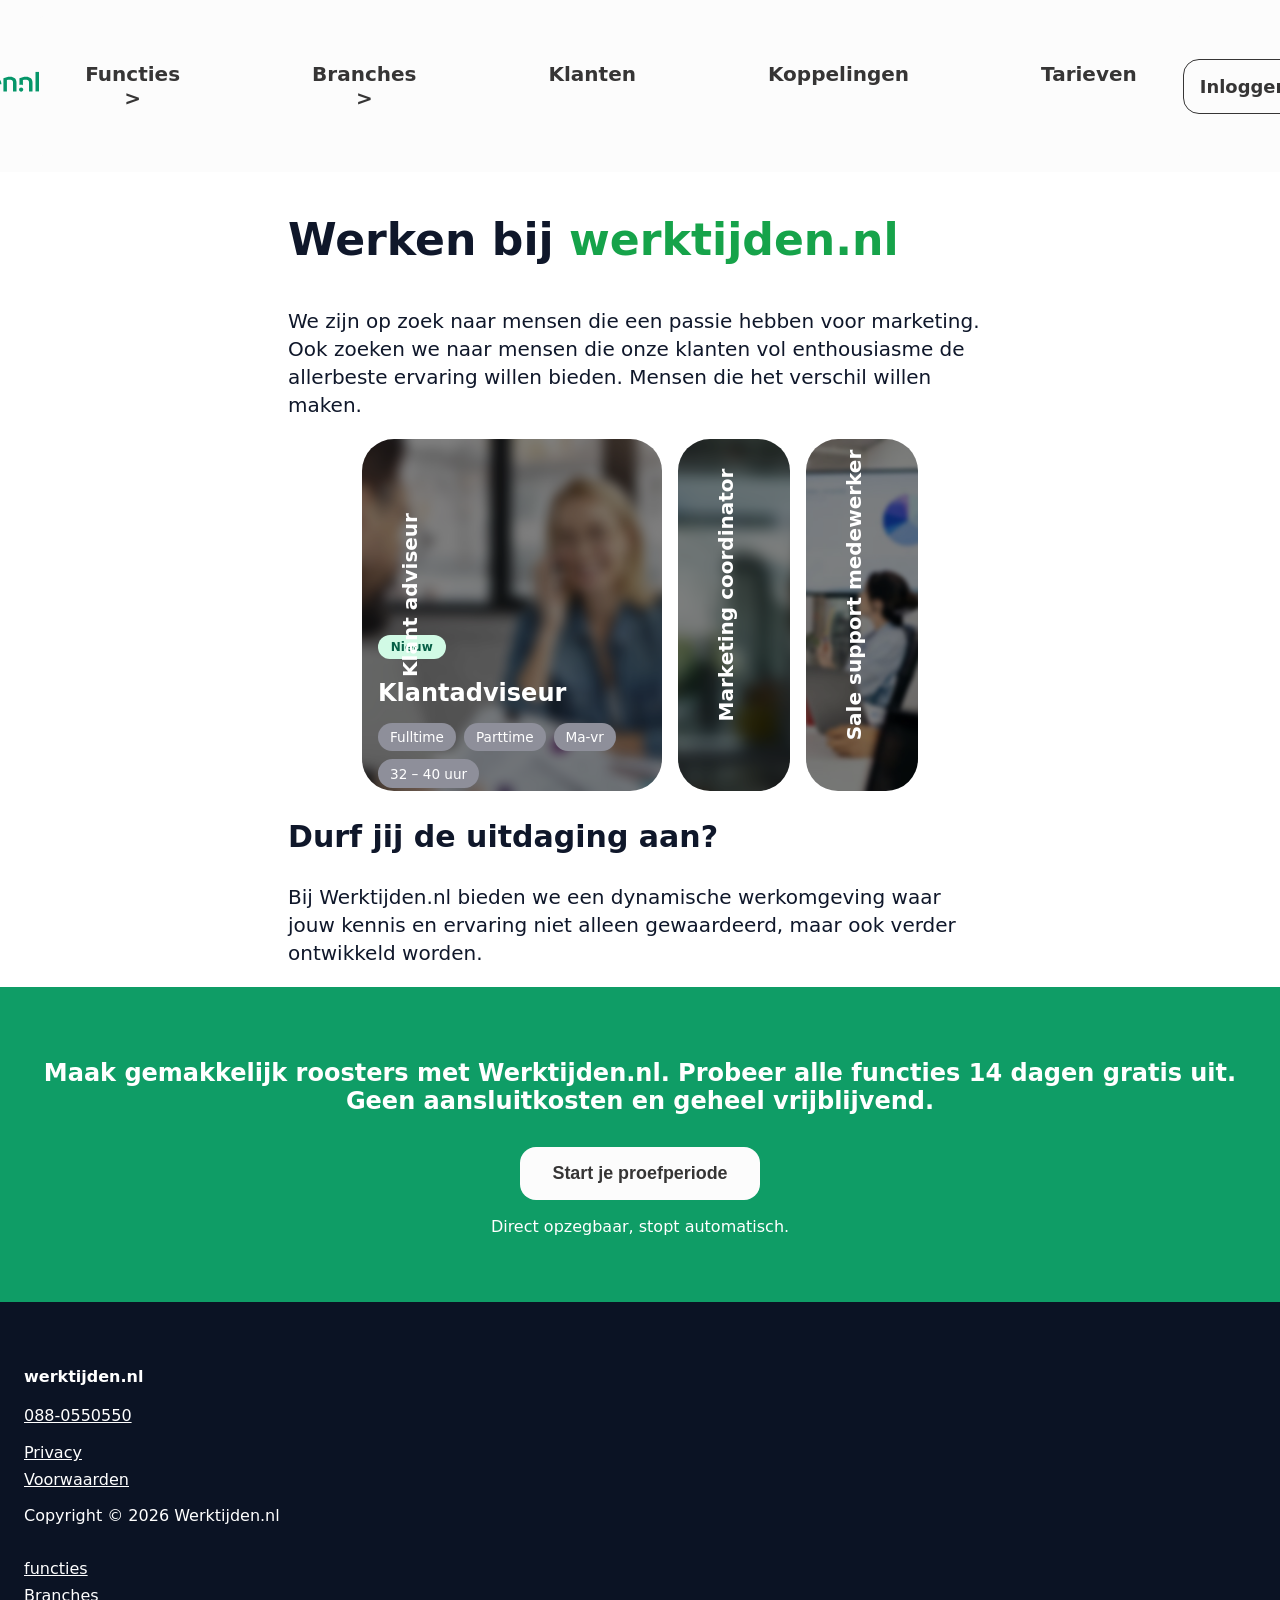
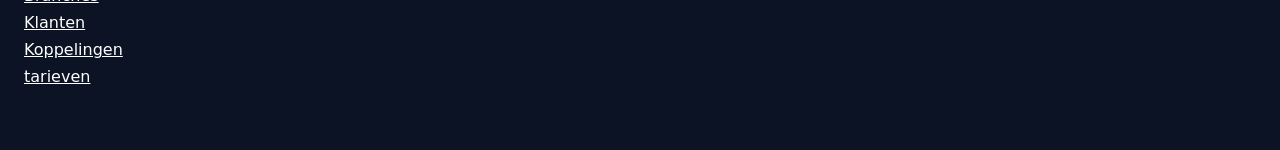
<file: index.html>
<!DOCTYPE html>
<html lang="nl">

<head>
  <meta charset="UTF-8">
  <meta name="viewport" content="width=device-width, initial-scale=1">
  <link rel="stylesheet" href="stylesheet.css">
  <link rel="stylesheet" href="detail.css">
  <script defer src="detail.js"></script>
  <title>Werken bij werktijden.nl</title>
</head>

<body>

  <header class="site-header">
    <a href="/" class="logo">
      <img src="assets/werktijden-logo.svg" alt="werktijden.nl logo">
    </a>
    <nav id="Hoofdmenu">
      <ul class="wt-navbar">

        <li class="wt-dropdown">
          <a href="https://werktijden.nl/functies" class="menulink" tabindex="0">Functies ></a>

          <ul class="wt-submenu">
            <li>
              <a href="#" class="wt-feature-card">
                <div class="wt-icon">⏱️</div>
                <div class="wt-text">
                  <h3>Personeelsplanning</h3>
                  <p>Overzichtelijk plannen en altijd actueel</p>
                </div>
              </a>
            </li>

            <li>
              <a href="#" class="wt-feature-card">
                <div class="wt-icon">💼</div>
                <div class="wt-text">
                  <h3>Verlofregistratie</h3>
                  <p>Bekijk en beheer verlofaanvragen</p>
                </div>
              </a>
            </li>

            <li>
              <a href="#" class="wt-feature-card">
                <div class="wt-icon">📝</div>
                <div class="wt-text">
                  <h3>Urenregistratie</h3>
                  <p>Registreer uren accuraat en zonder gedoe</p>
                </div>
              </a>
            </li>

            <li>
              <a href="#" class="wt-feature-card">
                <div class="wt-icon">📌</div>
                <div class="wt-text">
                  <h3>Prikklok</h3>
                  <p>Automatisch urenregistratie met makkelijk in / uitklokken</p>
                </div>
              </a>
            </li>

            <li>
              <a href="#" class="wt-feature-card">
                <div class="wt-icon">📅</div>
                <div class="wt-text">
                  <h3>Rooster maken</h3>
                  <p>Eenvoudig een rooster maken</p>
                </div>
              </a>
            </li>

            <li>
              <a href="#" class="wt-feature-card">
                <span class="wt-icon">📱</span>
                <div class="wt-text">
                  <h3>Mobiele app</h3>
                  <p>De mobiele app voor mederwerkers en managers</p>
                </div>
              </a>
            </li>
            <li>
              <a href="#" class="wt-feature-card">
                <span class="wt-icon">📩</span>
                <div class="wt-text">
                  <h3>Evenementen planning</h3>
                  <p>Plan eenvoudig jou evenementen op een plek</p>
                </div>
              </a>
            </li>
            <li>
              <a href="#" class="wt-feature-card">
                <span class="wt-icon">❤️</span>
                <div class="wt-text">
                  <h3>Verzuim registratie</h3>
                  <p>houd verzuim bij zonder gedoe </p>
                </div>
              </a>
            </li>

          </ul>
        </li>

        <li class="wt-dropdown">
          <a href="https://werktijden.nl/branches" class="menulink" tabindex="0">Branches ></a>
           <ul class="wt-submenu">
            <li>
              <a href="#" class="wt-feature-card">
                <span class="wt-icon">⏱️</span>
                <div class="wt-text">
                  <h3>Horeca en hospitality</h3>
                  <p>Coordineer afdelingen binnen een restaurant of hotel</p>
                </div>
              </a>
            </li>

            <li>
              <a href="#" class="wt-feature-card">
                <span class="wt-icon">💼</span>
                <div class="wt-text">
                  <h3>Winkel, retail en detailhandel</h3>
                  <p>Beschikbaarheid van je winkel altijd inzichtelijk</p>
                </div>
              </a>
            </li>

            <li>
              <a href="#" class="wt-feature-card">
                <span class="wt-icon">📝</span>
                <div class="wt-text">
                  <h3>Productie</h3>
                  <p>Grip op de urenregistratie van je productiebedrijf</p>
                </div>
              </a>
            </li>

            <li>
              <a href="#" class="wt-feature-card">
                <span class="wt-icon">📌</span>
                <div class="wt-text">
                  <h3>Recreatie</h3>
                  <p>Personeelsplanning voor de recreatiesector</p>
                </div>
              </a>
            </li>

            <li>
              <a href="#" class="wt-feature-card">
                <div class="wt-icon">⏱️</div>
                <div class="wt-text">
                  <h3>Transport en warehousing</h3>
                  <p>Registreer uren van verschillende locaties</p>
                </div>
              </a>
            </li>

            <li>
              <a href="#" class="wt-feature-card">
                <div class="wt-icon">⏱️</div>
                <div class="wt-text">
                  <h3>zorg en gezondheid</h3>
                  <p>Altijd genoeg zorgprofessionals op locatie</p>
                </div>
              </a>
            </li>
            

          </ul>
        </li>
        
        <li><a href="https://werktijden.nl/klanten" tabindex="0">Klanten</a></li>
        <li><a href="https://werktijden.nl/koppelingen" tabindex="0">Koppelingen</a></li>
        <li><a href="https://werktijden.nl/tarieven"tabindex="0">Tarieven</a></li>

      </ul>
    </nav>

    <a class="inlog" type="button" tabindex="0"> Inloggen</a>
    <a href="#" class="gratis" tabindex="0">Probeer gratis</a>

    <button id="menu-button" class="menu-toggle" tabindex="0">☰</button>

    <div id="mobile-nav-box">
      <button id="close-menu" class="close-btn" tabindex="0">✕</button>
      <ul>
        <li><a href="https://werktijden.nl/functies">Functies</a></li>
        <li><a href="https://werktijden.nl/branches">Branches</a></li>
        <li><a href="https://werktijden.nl/klanten">Klanten</a></li>
        <li><a href="https://werktijden.nl/koppelingen">Koppelingen</a></li>
        <li><a href="https://werktijden.nl/tarieven">Tarieven</a></li>
        <li><a href="https://werktijden.nl/contact">Contact </a></li>
      </ul>
    </div>
  </header>

  <main>

    <!-- Intro -->
    <section class="intro">
      <h1 id="intro-h1">Werken bij <span>werktijden.nl</span></h1>
      <p>
        We zijn op zoek naar mensen die een passie hebben voor marketing.
        Ook zoeken we naar mensen die onze klanten vol enthousiasme de allerbeste ervaring willen bieden.
        Mensen die het verschil willen maken.
      </p>
    </section>

    <!-- Vacatures -->
    <div class="accordion-wrapper">
      <details name="accordion" id="boating" open>
        <summary>
          <span class="vaca">Klant adviseur</span>
          <img draggable=false src="assets/image.jpg" alt="">
        </summary>
        <div class="details-content-wrapper">
          <article class="kaart">
            <header>

              <span class="badge">Nieuw</span>
              <h2>Klantadviseur</h2>
            </header>

            <ul class="tags">
              <li>Fulltime</li>
              <li>Parttime</li>
              <li>Ma-vr</li>
              <li>32 – 40 uur</li>
              <li>€ 2.500 – € 4.000 p/m</li>
            </ul>

            <a href="vacature.html" class="cta">Vacature bekijken</a>

          </article>

        </div>
      </details>
      <details name="accordion" id="anchoring">
        <summary>
          <span class="vaca">Marketing coordinator</span>
          <img draggable=false src="assets/Blur_GettyImages-629303208.jpg.png" alt="">
        </summary>
        <div class="details-content-wrapper">
          <article class="kaart"></article>
          <span class="badge">Nieuw</span>
          <h2>Marketing Coördinator</h2>
          </header>

          <ul class="tags">
            <li>Fulltime</li>
            <li>Ma-vr</li>
            <li>40 uur</li>
            <li>€ 2.500 – € 4.000 p/m</li>
          </ul>

          <a href="marketing.html" class="cta">Vacature bekijken</a>
          </article>

        </div>
      </details>
      <details name="accordion" id="fishing">
        <summary>
          <span class="vaca">Sale support medewerker</span>
          <img draggable=false src="assets/Sales-Support-job-description_4987503-1024x576.jpg" alt="">
        </summary>
        <div class="details-content-wrapper">
          <li class="vacature">
            <article class="kaart">
              <header>
                <span class="badge urgent">Urgent</span>
                <h2>Sales Support Medewerker</h2>
              </header>

              <ul class="tags">
                <li>Fulltime</li>
                <li>Parttime</li>
                <li>Ma-vr</li>
                <li>32 – 40 uur</li>
                <li>€ 2.500 – € 4.500 p/m</li>
              </ul>

              <a href="sales.html" class="cta">Vacature bekijken</a>
            </article>

        </div>
      </details>
    </div>
    </div>

    <!-- Tekst -->
    <section class="verhaal">
      <h2>Durf jij de uitdaging aan?</h2>
      <p>
        Bij Werktijden.nl bieden we een dynamische werkomgeving waar jouw kennis
        en ervaring niet alleen gewaardeerd, maar ook verder ontwikkeld worden.
      </p>
    </section>

    <section class="aanmelding">
      <h3>Maak gemakkelijk roosters met Werktijden.nl.
        Probeer alle functies 14 dagen gratis uit.
        Geen aansluitkosten en geheel vrijblijvend.</h3>
      <button class="proef" type="button"> Start je proefperiode </button>
      <p> Direct opzegbaar, stopt automatisch. </p>
    </section>

    <!-- CTA -->
    <footer>
      <section aria-label="Bedrijfsinformatie">
        <p> <strong>werktijden.nl</strong> </p>
        <p> <a href="tel:0880550550">088-0550550</a> </p>
        <nav aria-label="Footer navigatie">
          <ul>
            <li> <a href="/privacy">Privacy</a> </li>
            <li> <a href="/voorwaarden">Voorwaarden</a> </li>
          </ul>
        </nav>
        <p> Copyright © 2026 Werktijden.nl </p>
        <ul>
          <li><a href="/">functies</a></li>
          <li><a href="Doorstroom.html">Branches</a></li>
          <li><a href="Lado-en-AD-profielen.html">Klanten</a></li>
          <li><a href="nieuws.html">Koppelingen</a></li>
          <li><a href="">tarieven</a></li>
        </ul>
      </section>

    </footer>
  </main>

</body>

</html>
</file>
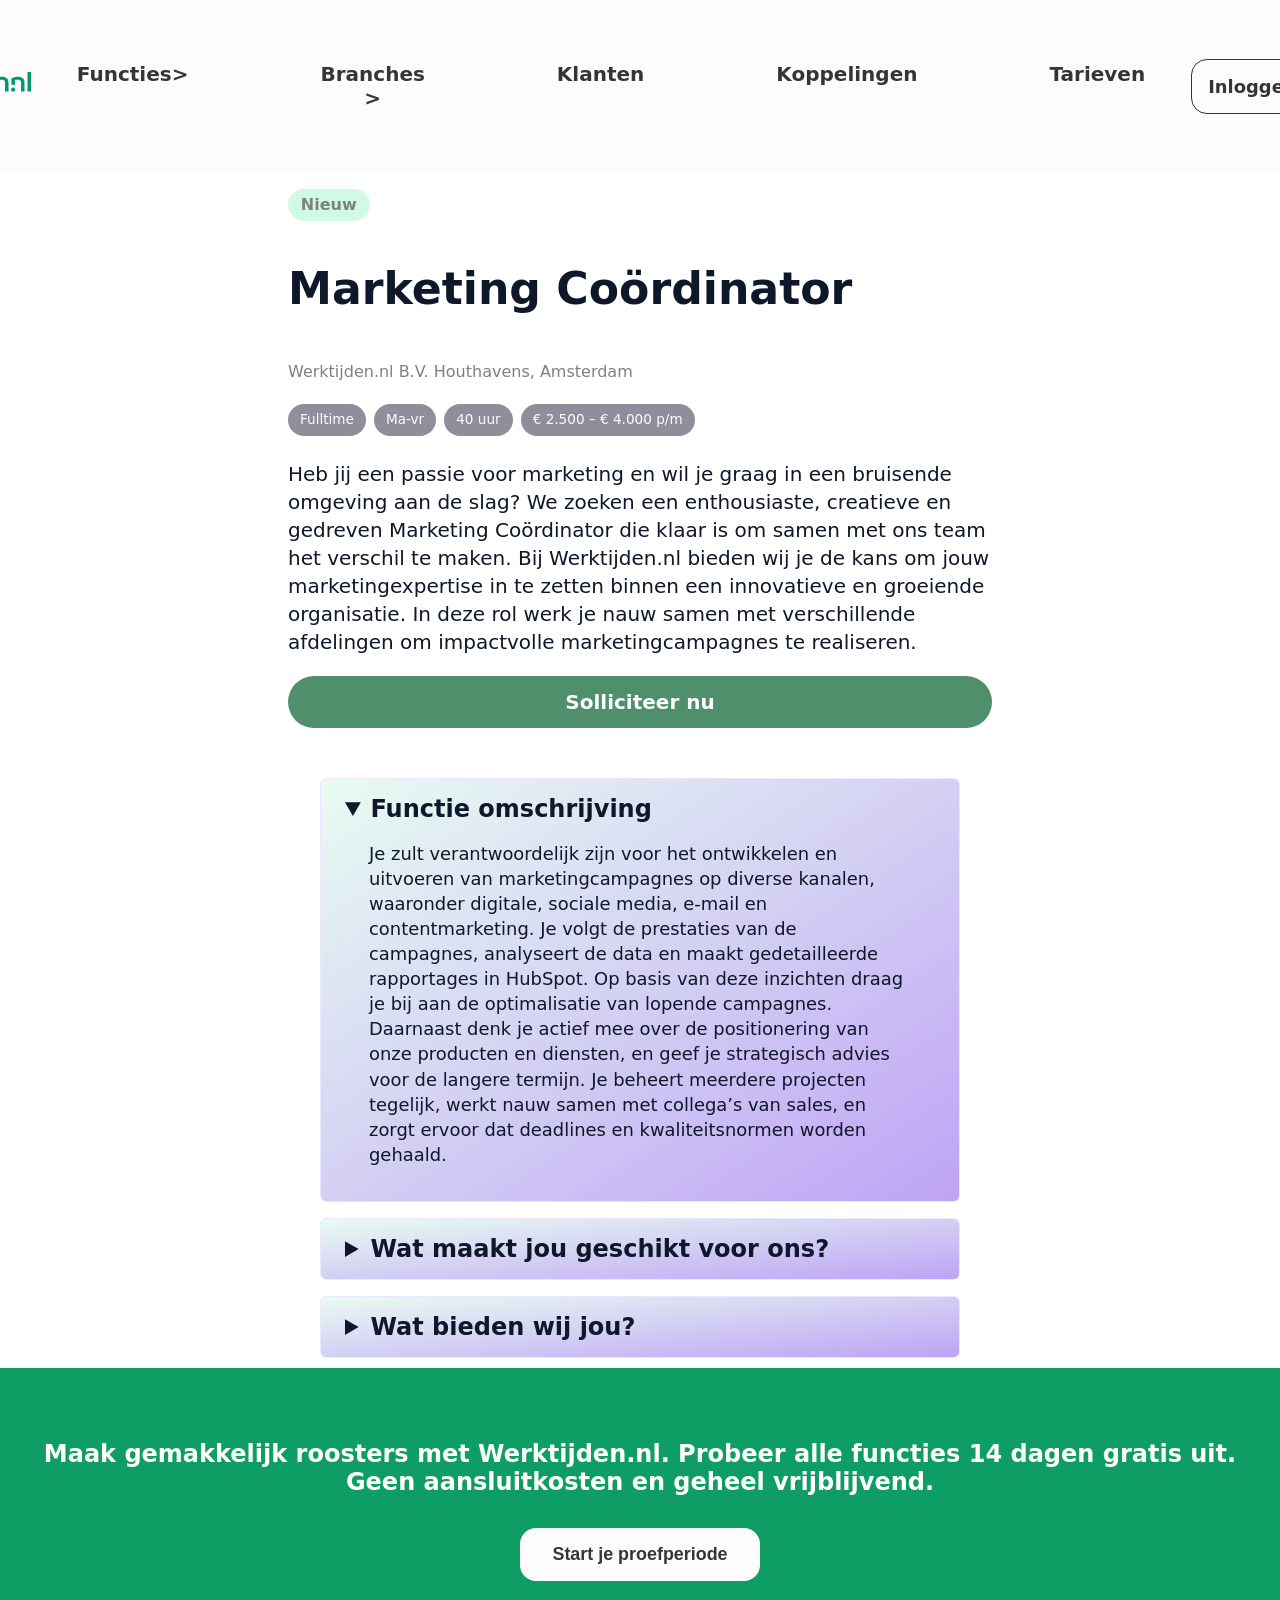
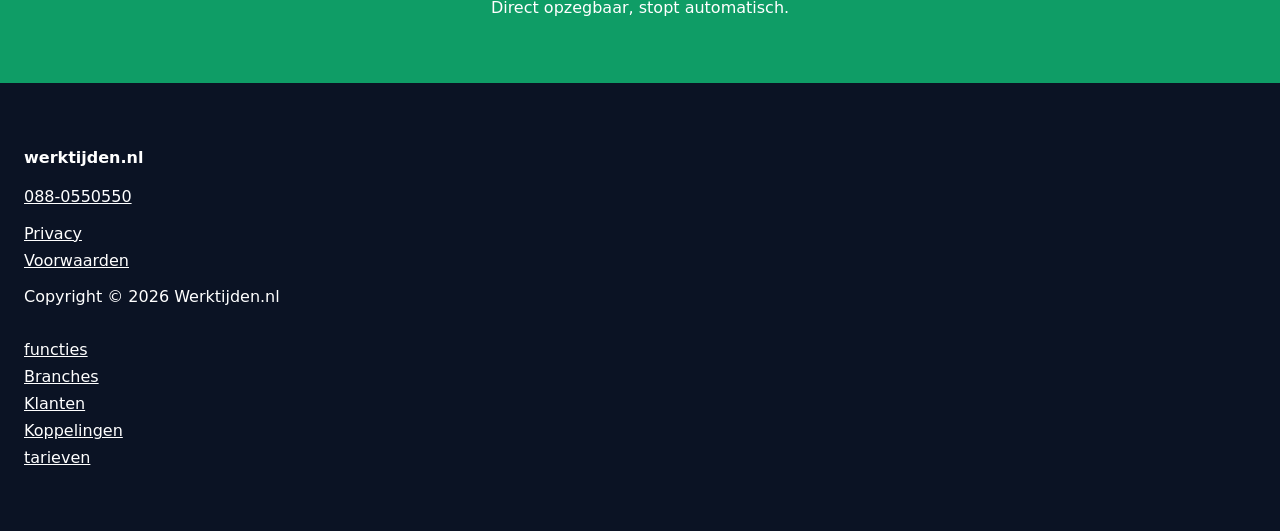
<file: marketing.html>
<!DOCTYPE html>
<html lang="nl">
<head>
  <meta charset="UTF-8" >
  <meta name="viewport" content="width=device-width, initial-scale=1" >
  <link rel="stylesheet" href="stylesheet.css">
  <link rel="stylesheet" href="vacature.css">
  <script defer src="detail.js"></script> 
  <title>Werken bij werktijden.nl</title>
</head>

<body>

<header class="site-header">
    <a href="/" class="logo">
      <img src="assets/werktijden-logo.svg" alt="werktijden.nl logo">
    </a>
    <nav id="Hoofdmenu">
      <ul class="wt-navbar">

        <li class="wt-dropdown">
          <a href="https://werktijden.nl/functies" class="menulink" tabindex="0">Functies></a>

          <ul class="wt-submenu">
            <li>
              <a href="#" class="wt-feature-card">
                <div class="wt-icon">⏱️</div>
                <div class="wt-text">
                  <h3>Personeelsplanning</h3>
                  <p>Overzichtelijk plannen en altijd actueel</p>
                </div>
              </a>
            </li>

            <li>
              <a href="#" class="wt-feature-card">
                <div class="wt-icon">💼</div>
                <div class="wt-text">
                  <h3>Verlofregistratie</h3>
                  <p>Bekijk en beheer verlofaanvragen</p>
                </div>
              </a>
            </li>

            <li>
              <a href="#" class="wt-feature-card">
                <div class="wt-icon">📝</div>
                <div class="wt-text">
                  <h3>Urenregistratie</h3>
                  <p>Registreer uren accuraat en zonder gedoe</p>
                </div>
              </a>
            </li>

            <li>
              <a href="#" class="wt-feature-card">
                <div class="wt-icon">📌</div>
                <div class="wt-text">
                  <h3>Prikklok</h3>
                  <p>Automatisch urenregistratie met makkelijk in / uitklokken</p>
                </div>
              </a>
            </li>

            <li>
              <a href="#" class="wt-feature-card">
                <div class="wt-icon">📅</div>
                <div class="wt-text">
                  <h3>Rooster maken</h3>
                  <p>Eenvoudig een rooster maken</p>
                </div>
              </a>
            </li>

            <li>
              <a href="#" class="wt-feature-card">
                <span class="wt-icon">📱</span>
                <div class="wt-text">
                  <h3>Mobiele app</h3>
                  <p>De mobiele app voor mederwerkers en managers</p>
                </div>
              </a>
            </li>
            <li>
              <a href="#" class="wt-feature-card">
                <span class="wt-icon">📩</span>
                <div class="wt-text">
                  <h3>Evenementen planning</h3>
                  <p>Plan eenvoudig jou evenementen op een plek</p>
                </div>
              </a>
            </li>
            <li>
              <a href="#" class="wt-feature-card">
                <span class="wt-icon">❤️</span>
                <div class="wt-text">
                  <h3>Verzuim registratie</h3>
                  <p>houd verzuim bij zonder gedoe </p>
                </div>
              </a>
            </li>

          </ul>
        </li>

        <li class="wt-dropdown">
          <a href="https://werktijden.nl/branches" class="menulink" tabindex="0">Branches ></a>
           <ul class="wt-submenu">
            <li>
              <a href="#" class="wt-feature-card">
                <span class="wt-icon">⏱️</span>
                <div class="wt-text">
                  <h3>Horeca en hospitality</h3>
                  <p>Coordineer afdelingen binnen een restaurant of hotel</p>
                </div>
              </a>
            </li>

            <li>
              <a href="#" class="wt-feature-card">
                <span class="wt-icon">💼</span>
                <div class="wt-text">
                  <h3>Winkel, retail en detailhandel</h3>
                  <p>Beschikbaarheid van je winkel altijd inzichtelijk</p>
                </div>
              </a>
            </li>

            <li>
              <a href="#" class="wt-feature-card">
                <span class="wt-icon">📝</span>
                <div class="wt-text">
                  <h3>Productie</h3>
                  <p>Grip op de urenregistratie van je productiebedrijf</p>
                </div>
              </a>
            </li>

            <li>
              <a href="#" class="wt-feature-card">
                <span class="wt-icon">📌</span>
                <div class="wt-text">
                  <h3>Recreatie</h3>
                  <p>Personeelsplanning voor de recreatiesector</p>
                </div>
              </a>
            </li>

            <li>
              <a href="#" class="wt-feature-card">
                <div class="wt-icon">⏱️</div>
                <div class="wt-text">
                  <h3>Transport en warehousing</h3>
                  <p>Registreer uren van verschillende locaties</p>
                </div>
              </a>
            </li>

            <li>
              <a href="#" class="wt-feature-card">
                <div class="wt-icon">⏱️</div>
                <div class="wt-text">
                  <h3>zorg en gezondheid</h3>
                  <p>Altijd genoeg zorgprofessionals op locatie</p>
                </div>
              </a>
            </li>
            

          </ul>
        </li>
        
        <li><a href="https://werktijden.nl/klanten" tabindex="0">Klanten</a></li>
        <li><a href="https://werktijden.nl/koppelingen" tabindex="0">Koppelingen</a></li>
        <li><a href="https://werktijden.nl/tarieven" tabindex="0">Tarieven</a></li>

      </ul>
    </nav>

    <a class="inlog" type="button" tabindex="0"> Inloggen</a>
    <a href="#" class="gratis" tabindex="0">Probeer gratis</a>

    <button id="menu-button" class="menu-toggle" tabindex="0">☰</button>

    <div id="mobile-nav-box">
      <button id="close-menu" class="close-btn" tabindex="0">✕</button>
      <ul>
        <li><a href="https://werktijden.nl/functies" tabindex="0">Functies</a></li>
        <li><a href="https://werktijden.nl/branches" tabindex="0">Branches</a></li>
        <li><a href="https://werktijden.nl/klanten" tabindex="0">Klanten</a></li>
        <li><a href="https://werktijden.nl/koppelingen" tabindex="0">Koppelingen</a></li>
        <li><a href="https://werktijden.nl/tarieven" tabindex="0">Tarieven</a></li>
        <li><a href="https://werktijden.nl/contact" tabindex="0">Contact </a></li>
      </ul>
    </div>
  </header>

<main>

  <!-- Intro -->

  <section class="intro">
    <span class="badge">Nieuw</span>
      <h1>Marketing Coördinator</h1>
      <p><span>Werktijden.nl B.V. Houthavens, Amsterdam </span></p>
      <ul class="tags">
                <li>Fulltime</li>
                <li>Ma-vr</li>
                <li>40 uur</li>
                <li>€ 2.500 – € 4.000 p/m</li>
      </ul>
         <p>
        Heb jij een passie voor marketing en wil je graag in een bruisende omgeving aan de slag? We zoeken een enthousiaste, creatieve en gedreven Marketing Coördinator die klaar is om samen met ons team het verschil te maken. Bij Werktijden.nl bieden wij je de kans om jouw marketingexpertise in te zetten binnen een innovatieve en groeiende organisatie. In deze rol werk je nauw samen met verschillende afdelingen om impactvolle marketingcampagnes te realiseren.
      </p>
      <a href="#" class="cta" tabindex="0">Solliciteer nu</a>
    </section>


     <!-- ==== Verdere informatie ==== -->


     <br>
    <details open>
  <summary> 
    Functie omschrijving 
  </summary>
  <div class="detail-content">
    <p>Je zult verantwoordelijk zijn voor het ontwikkelen en uitvoeren van marketingcampagnes op diverse kanalen, waaronder digitale, sociale media, e-mail en contentmarketing. Je volgt de prestaties van de campagnes, analyseert de data en maakt gedetailleerde rapportages in HubSpot. Op basis van deze inzichten draag je bij aan de optimalisatie van lopende campagnes. Daarnaast denk je actief mee over de positionering van onze producten en diensten, en geef je strategisch advies voor de langere termijn. Je beheert meerdere projecten tegelijk, werkt nauw samen met collega’s van sales, en zorgt ervoor dat deadlines en kwaliteitsnormen worden gehaald.</p>
  </div>
</details>

<details>
  <summary>
    Wat maakt jou geschikt voor ons?
  </summary>
  <div class="detail-content">
      <p>Je hebt een afgeronde opleiding in marketing, communicatie of een andere relevante richting. </p>
      <p>Je hebt 1-2 jaar werkervaring in een marketingfunctie, bijvoorbeeld een stage of een bijbaan. </p>
      <p>Je hebt ervaring met campagneplanning en -uitvoering en het gebruik van marketingtools en social media platforms. Kennis van HubSpot is een plus.</p>
      <p>Je bent strategisch ingesteld, maar tegelijkertijd hands-on genoeg om de uitvoering van campagnes te managen.</p>
      <p>Creativiteit zit in je bloed, en je hebt gevoel voor social media en digitale marketing. </p>
      <p>Daarnaast beschik je over een hands-on mentaliteit en ben je energiek en enthousiast om je verder te ontwikkelen.</p>
  </div>
</details>

<details>
  <summary>
    Wat bieden wij jou?
  </summary>
  <div class="detail-content">
        <p>Salaris tussen de €2.500 en €4.000 per maand, afhankelijk van ervaring.</p>
        <p>Een state-of-the-art Macbook van de zaak.</p>
        <p>Een passende reisvergoeding.</p>
        <p>25 welverdiende vakantiedagen.</p>
        <p>Een hecht en energiek team waar ideeën gehoord worden.</p>
        <p>Groeimogelijkheden binnen een snelgroeiend bedrijf.</p>
        <p>Supergezellige wekelijkse borrels en teamuitjes.</p>
        <p>Een inspirerende werkomgeving in de Houthavens in Amsterdam, met een team van gedreven professionals.</p>
  </div>
</details>

           

  <section class="aanmelding"> 
    <h3>Maak gemakkelijk roosters met Werktijden.nl. 
      Probeer alle functies 14 dagen gratis uit.
       Geen aansluitkosten en geheel vrijblijvend.</h3> 
       <button class="proef" type="button"> Start je proefperiode </button> 
       <p> Direct opzegbaar, stopt automatisch. </p> 
      </section>

  <!-- ==== Footer ==== -->
  <footer> 
   <section aria-label="Bedrijfsinformatie">
    <p> <strong>werktijden.nl</strong> </p> 
      <p> <a href="tel:0880550550">088-0550550</a> </p> 
     <nav aria-label="Footer navigatie"> 
       <ul> 
         <li> <a href="/privacy">Privacy</a> </li> 
          <li> <a href="/voorwaarden">Voorwaarden</a> </li> 
       </ul> 
     </nav> 
          <p> Copyright © 2026 Werktijden.nl </p>
           <ul> <li><a href="/">functies</a></li> 
              <li><a href="Doorstroom.html">Branches</a></li> 
                <li><a href="Lado-en-AD-profielen.html">Klanten</a></li>
                 <li><a href="nieuws.html">Koppelingen</a></li>
                   <li><a href="" >tarieven</a></li> </ul> 
                 </section> 
              
</footer> 
</main>

</body>
</html>
</file>
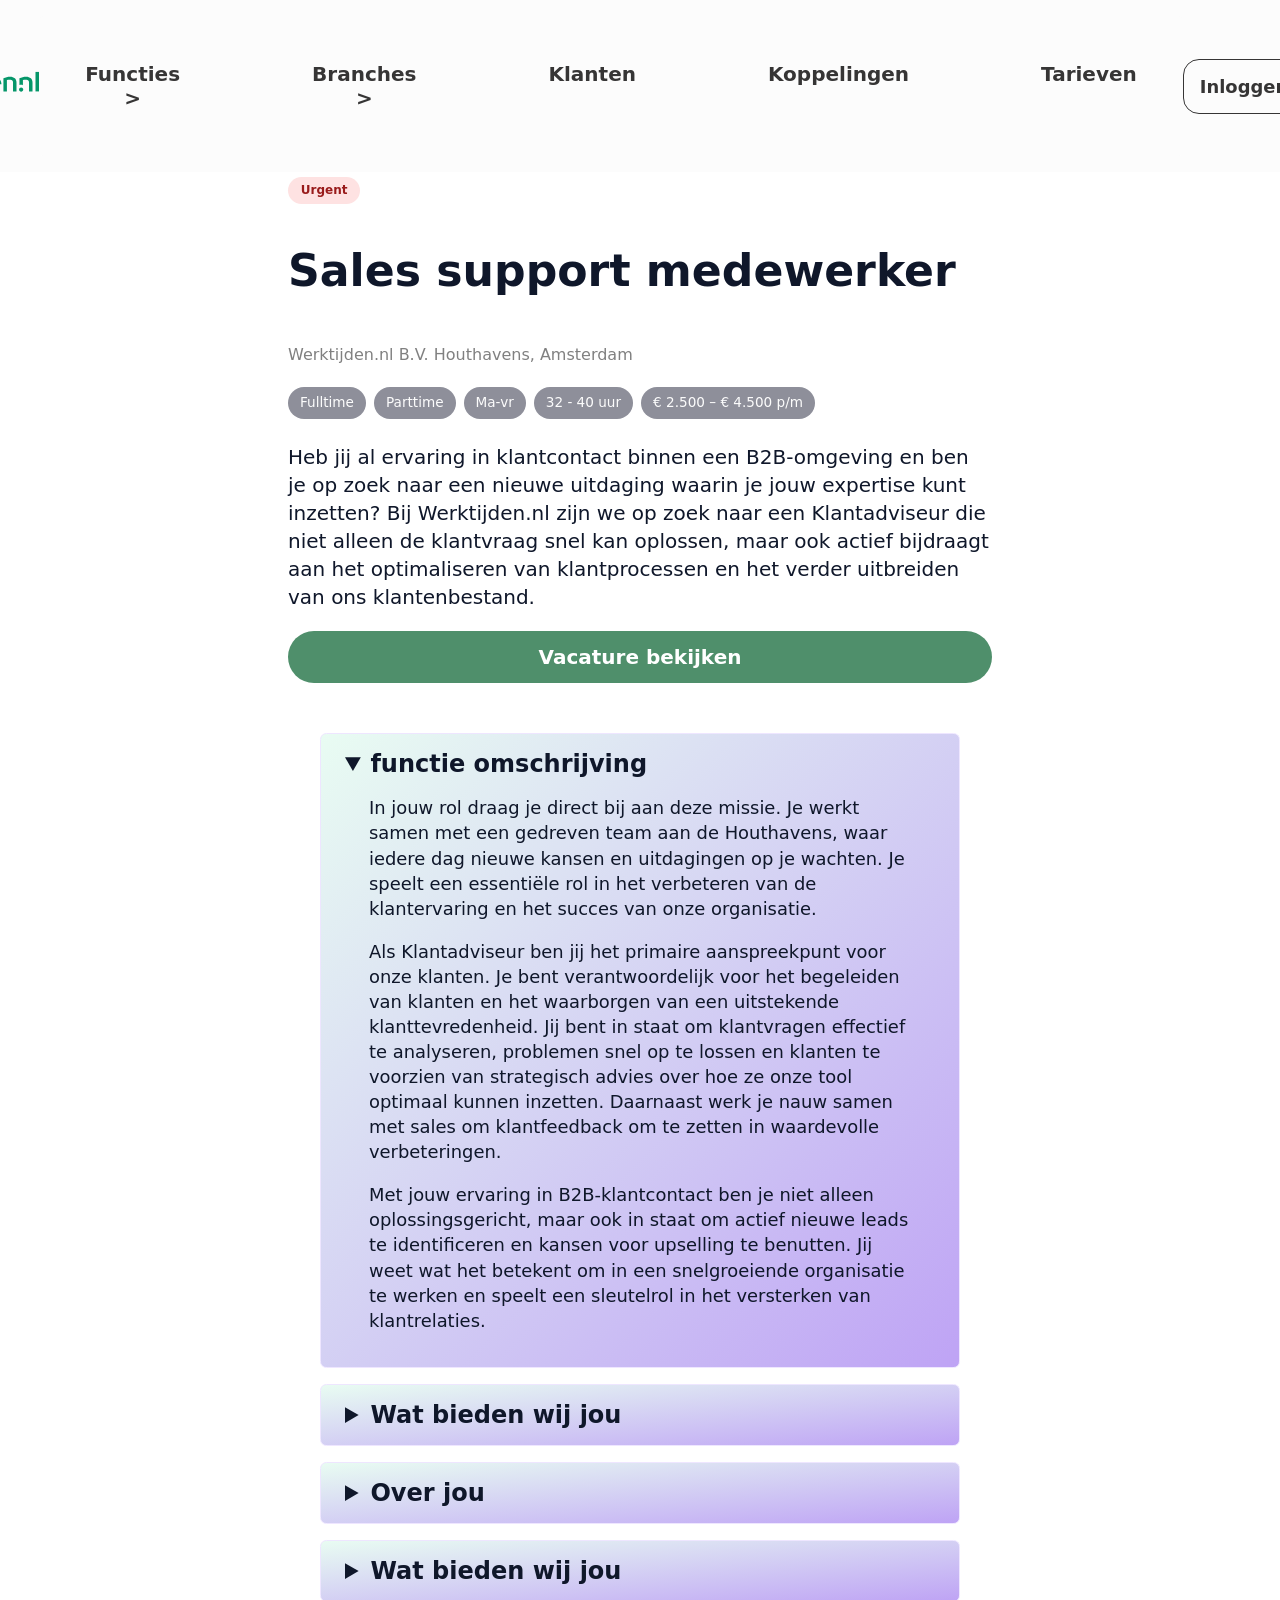
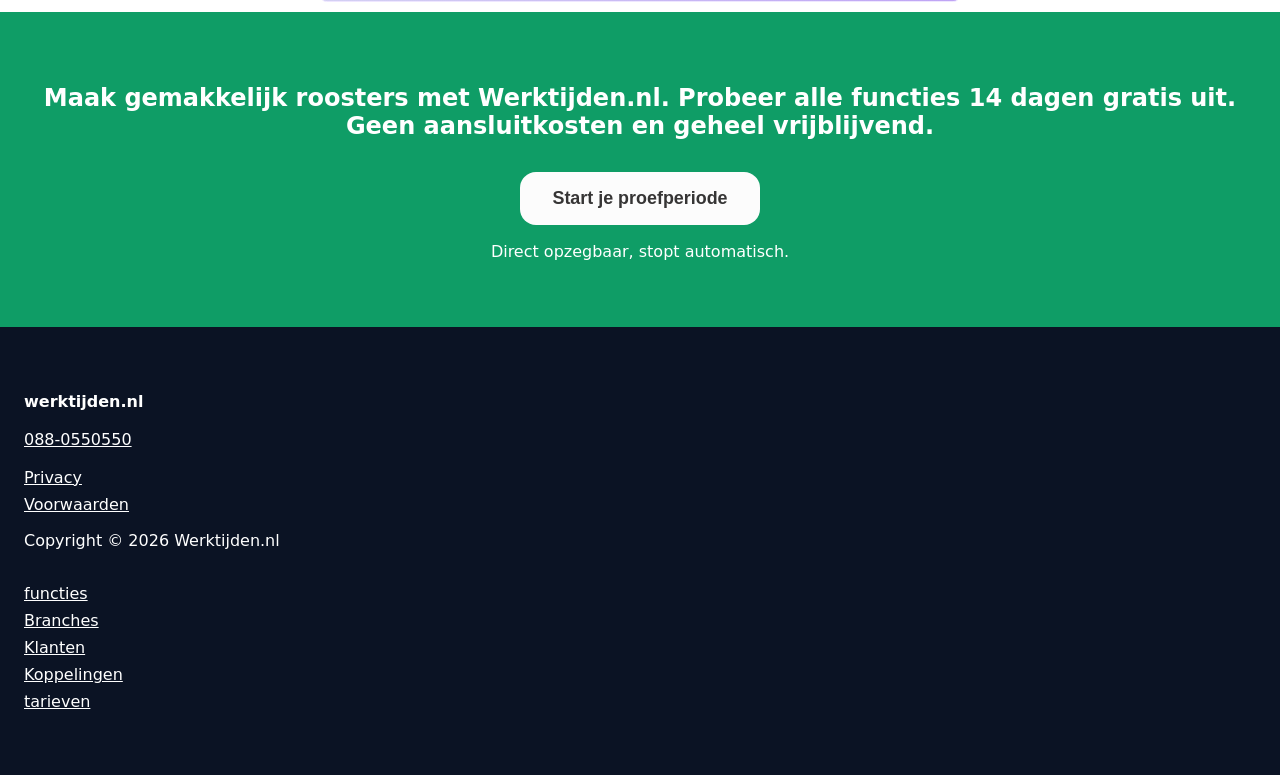
<file: sales.html>
<!DOCTYPE html>
<html lang="nl">
<head>
  <meta charset="UTF-8" >
  <meta name="viewport" content="width=device-width, initial-scale=1" >
  <link rel="stylesheet" href="stylesheet.css">
  <link rel="stylesheet" href="sales.css">
  <script defer src="detail.js"></script> 
  <title>Werken bij werktijden.nl</title>
</head>

<body>

<header class="site-header">
    <a href="/" class="logo">
      <img src="assets/werktijden-logo.svg" alt="werktijden.nl logo">
    </a>
    <nav id="Hoofdmenu">
      <ul class="wt-navbar">

        <li class="wt-dropdown">
          <a href="https://werktijden.nl/functies" class="menulink" tabindex="0">Functies ></a>

          <ul class="wt-submenu">
            <li>
              <a href="#" class="wt-feature-card">
                <div class="wt-icon">⏱️</div>
                <div class="wt-text">
                  <h3>Personeelsplanning</h3>
                  <p>Overzichtelijk plannen en altijd actueel</p>
                </div>
              </a>
            </li>

            <li>
              <a href="#" class="wt-feature-card">
                <div class="wt-icon">💼</div>
                <div class="wt-text">
                  <h3>Verlofregistratie</h3>
                  <p>Bekijk en beheer verlofaanvragen</p>
                </div>
              </a>
            </li>

            <li>
              <a href="#" class="wt-feature-card">
                <div class="wt-icon">📝</div>
                <div class="wt-text">
                  <h3>Urenregistratie</h3>
                  <p>Registreer uren accuraat en zonder gedoe</p>
                </div>
              </a>
            </li>

            <li>
              <a href="#" class="wt-feature-card">
                <div class="wt-icon">📌</div>
                <div class="wt-text">
                  <h3>Prikklok</h3>
                  <p>Automatisch urenregistratie met makkelijk in / uitklokken</p>
                </div>
              </a>
            </li>

            <li>
              <a href="#" class="wt-feature-card">
                <div class="wt-icon">📅</div>
                <div class="wt-text">
                  <h3>Rooster maken</h3>
                  <p>Eenvoudig een rooster maken</p>
                </div>
              </a>
            </li>

            <li>
              <a href="#" class="wt-feature-card">
                <span class="wt-icon">📱</span>
                <div class="wt-text">
                  <h3>Mobiele app</h3>
                  <p>De mobiele app voor mederwerkers en managers</p>
                </div>
              </a>
            </li>
            <li>
              <a href="#" class="wt-feature-card">
                <span class="wt-icon">📩</span>
                <div class="wt-text">
                  <h3>Evenementen planning</h3>
                  <p>Plan eenvoudig jou evenementen op een plek</p>
                </div>
              </a>
            </li>
            <li>
              <a href="#" class="wt-feature-card">
                <span class="wt-icon">❤️</span>
                <div class="wt-text">
                  <h3>Verzuim registratie</h3>
                  <p>houd verzuim bij zonder gedoe </p>
                </div>
              </a>
            </li>

          </ul>
        </li>

        <li class="wt-dropdown">
          <a href="https://werktijden.nl/branches" class="menulink" tabindex="0">Branches ></a>
           <ul class="wt-submenu">
            <li>
              <a href="#" class="wt-feature-card">
                <span class="wt-icon">⏱️</span>
                <div class="wt-text">
                  <h3>Horeca en hospitality</h3>
                  <p>Coordineer afdelingen binnen een restaurant of hotel</p>
                </div>
              </a>
            </li>

            <li>
              <a href="#" class="wt-feature-card">
                <span class="wt-icon">💼</span>
                <div class="wt-text">
                  <h3>Winkel, retail en detailhandel</h3>
                  <p>Beschikbaarheid van je winkel altijd inzichtelijk</p>
                </div>
              </a>
            </li>

            <li>
              <a href="#" class="wt-feature-card">
                <span class="wt-icon">📝</span>
                <div class="wt-text">
                  <h3>Productie</h3>
                  <p>Grip op de urenregistratie van je productiebedrijf</p>
                </div>
              </a>
            </li>

            <li>
              <a href="#" class="wt-feature-card">
                <span class="wt-icon">📌</span>
                <div class="wt-text">
                  <h3>Recreatie</h3>
                  <p>Personeelsplanning voor de recreatiesector</p>
                </div>
              </a>
            </li>

            <li>
              <a href="#" class="wt-feature-card">
                <div class="wt-icon">⏱️</div>
                <div class="wt-text">
                  <h3>Transport en warehousing</h3>
                  <p>Registreer uren van verschillende locaties</p>
                </div>
              </a>
            </li>

            <li>
              <a href="#" class="wt-feature-card">
                <div class="wt-icon">⏱️</div>
                <div class="wt-text">
                  <h3>zorg en gezondheid</h3>
                  <p>Altijd genoeg zorgprofessionals op locatie</p>
                </div>
              </a>
            </li>
            

          </ul>
        </li>
        
        <li><a href="https://werktijden.nl/klanten" tabindex="0">Klanten</a></li>
        <li><a href="https://werktijden.nl/koppelingen" tabindex="0">Koppelingen</a></li>
        <li><a href="https://werktijden.nl/tarieven" tabindex="0">Tarieven</a></li>

      </ul>
    </nav>

    <a class="inlog" type="button" tabindex="0"> Inloggen</a>
    <a href="#" class="gratis" tabindex="0">Probeer gratis</a>

    <button id="menu-button" class="menu-toggle" tabindex="0">☰</button>

    <div id="mobile-nav-box">
      <button id="close-menu" class="close-btn" tabindex="0">✕</button>
      <ul>
        <li><a href="https://werktijden.nl/functies" tabindex="0">Functies</a></li>
        <li><a href="https://werktijden.nl/branches" tabindex="0">Branches</a></li>
        <li><a href="https://werktijden.nl/klanten" tabindex="0">Klanten</a></li>
        <li><a href="https://werktijden.nl/koppelingen" tabindex="0">Koppelingen</a></li>
        <li><a href="https://werktijden.nl/tarieven" tabindex="0">Tarieven</a></li>
        <li><a href="https://werktijden.nl/contact" tabindex="0">Contact </a></li>
      </ul>
    </div>
  </header>

<main>

  <!-- Intro -->

  <section class="intro">
    <span class="badge urgent">Urgent</span>
      <h1>Sales support medewerker</h1>
      <p><span>Werktijden.nl B.V. Houthavens, Amsterdam </span></p>
      <ul class="tags">
                <li>Fulltime</li>
                <li>Parttime</li>
                <li>Ma-vr</li>
                <li>32 - 40 uur</li>
                <li>€ 2.500 – € 4.500 p/m</li>
      </ul>
         <p>
        Heb jij al ervaring in klantcontact binnen een B2B-omgeving en ben je op zoek naar een nieuwe uitdaging waarin je jouw expertise kunt inzetten?
         Bij Werktijden.nl zijn we op zoek naar een Klantadviseur die niet alleen de klantvraag snel kan oplossen,
         maar ook actief bijdraagt aan het optimaliseren van klantprocessen en het verder uitbreiden van ons klantenbestand.
      </p>
      <a href="#" class="cta" tabindex="0">Vacature bekijken</a>
    </section>


     <!-- ==== Verdere informatie ==== -->


     <br>
    <details open>
  <summary> 
    functie omschrijving 
  </summary>
  <div class="detail-content">
    <p>In jouw rol draag je direct bij aan deze missie. Je werkt samen met een gedreven team aan de Houthavens, waar iedere dag nieuwe kansen en uitdagingen op je wachten. Je speelt een essentiële rol in het verbeteren van de klantervaring en het succes van onze organisatie. </p>
    
    <p>Als Klantadviseur ben jij het primaire aanspreekpunt voor onze klanten. Je bent verantwoordelijk voor het begeleiden van klanten en het waarborgen van een uitstekende klanttevredenheid. Jij bent in staat om klantvragen effectief te analyseren, problemen snel op te lossen en klanten te voorzien van strategisch advies over hoe ze onze tool optimaal kunnen inzetten. Daarnaast werk je nauw samen met sales om klantfeedback om te zetten in waardevolle verbeteringen. </p>
    
    <p>Met jouw ervaring in B2B-klantcontact ben je niet alleen oplossingsgericht, maar ook in staat om actief nieuwe leads te identificeren en kansen voor upselling te benutten. Jij weet wat het betekent om in een snelgroeiende organisatie te werken en speelt een sleutelrol in het versterken van klantrelaties. </p>
  </div>
</details>

<details>
  <summary>
    Wat bieden wij jou
  </summary>
  <div class="detail-content">
    <p>In jouw rol draag je direct bij aan deze missie. Je werkt samen met een gedreven team aan de Houthavens, waar iedere dag nieuwe kansen en uitdagingen op je wachten. Je speelt een essentiële rol in het verbeteren van de klantervaring en het succes van onze organisatie. </p>
    
    <p>Als Klantadviseur ben jij het primaire aanspreekpunt voor onze klanten. Je bent verantwoordelijk voor het begeleiden van klanten en het waarborgen van een uitstekende klanttevredenheid. Jij bent in staat om klantvragen effectief te analyseren, problemen snel op te lossen en klanten te voorzien van strategisch advies over hoe ze onze tool optimaal kunnen inzetten. Daarnaast werk je nauw samen met sales om klantfeedback om te zetten in waardevolle verbeteringen. </p>
    
    <p>Met jouw ervaring in B2B-klantcontact ben je niet alleen oplossingsgericht, maar ook in staat om actief nieuwe leads te identificeren en kansen voor upselling te benutten. Jij weet wat het betekent om in een snelgroeiende organisatie te werken en speelt een sleutelrol in het versterken van klantrelaties. </p>
  </div>
</details>

<details>
  <summary>
    Over jou
  </summary>
  <div class="detail-content">
    <p>Wij zijn op zoek naar een commercieel medewerker die gestructureerd te werk gaat en goed kan multitasken. Daarnaast is het natuurlijk belangrijk dat je communicatief sterk bent en enthousiast in de omgang met de klanten. </p>
    
    <p>Aangezien je voortdurend in contact staat met klanten via telefoon, chat en e-mail, is het belangrijk dat je vloeiend Nederlands spreekt en schrijft! </p>
  </div>
</details>

<details>
  <summary>
    Wat bieden wij jou
  </summary>
  <div class="detail-content">
    <p>In jouw rol draag je direct bij aan deze missie. Je werkt samen met een gedreven team aan de Houthavens, waar iedere dag nieuwe kansen en uitdagingen op je wachten. Je speelt een essentiële rol in het verbeteren van de klantervaring en het succes van onze organisatie. </p>
    
    <p>Als Klantadviseur ben jij het primaire aanspreekpunt voor onze klanten. Je bent verantwoordelijk voor het begeleiden van klanten en het waarborgen van een uitstekende klanttevredenheid. Jij bent in staat om klantvragen effectief te analyseren, problemen snel op te lossen en klanten te voorzien van strategisch advies over hoe ze onze tool optimaal kunnen inzetten. Daarnaast werk je nauw samen met sales om klantfeedback om te zetten in waardevolle verbeteringen. </p>
    
    <p>Met jouw ervaring in B2B-klantcontact ben je niet alleen oplossingsgericht, maar ook in staat om actief nieuwe leads te identificeren en kansen voor upselling te benutten. Jij weet wat het betekent om in een snelgroeiende organisatie te werken en speelt een sleutelrol in het versterken van klantrelaties. </p>
  </div>
</details>


  
  <section class="aanmelding"> 
    <h3>Maak gemakkelijk roosters met Werktijden.nl. 
      Probeer alle functies 14 dagen gratis uit.
       Geen aansluitkosten en geheel vrijblijvend.</h3> 
       <button class="proef" type="button"> Start je proefperiode </button> 
       <p> Direct opzegbaar, stopt automatisch. </p> 
      </section>

  <!-- ==== Footer ==== -->
  <footer> 
   <section aria-label="Bedrijfsinformatie">
    <p> <strong>werktijden.nl</strong> </p> 
      <p> <a href="tel:0880550550">088-0550550</a> </p> 
     <nav aria-label="Footer navigatie"> 
       <ul> 
         <li> <a href="/privacy">Privacy</a> </li> 
          <li> <a href="/voorwaarden">Voorwaarden</a> </li> 
       </ul> 
     </nav> 
          <p> Copyright © 2026 Werktijden.nl </p>
           <ul> <li><a href="/">functies</a></li> 
              <li><a href="Doorstroom.html">Branches</a></li> 
                <li><a href="Lado-en-AD-profielen.html">Klanten</a></li>
                 <li><a href="nieuws.html">Koppelingen</a></li>
                   <li><a href="" >tarieven</a></li> </ul> 
                 </section> 
              
</footer> 
</main>

</body>
</html>
</file>
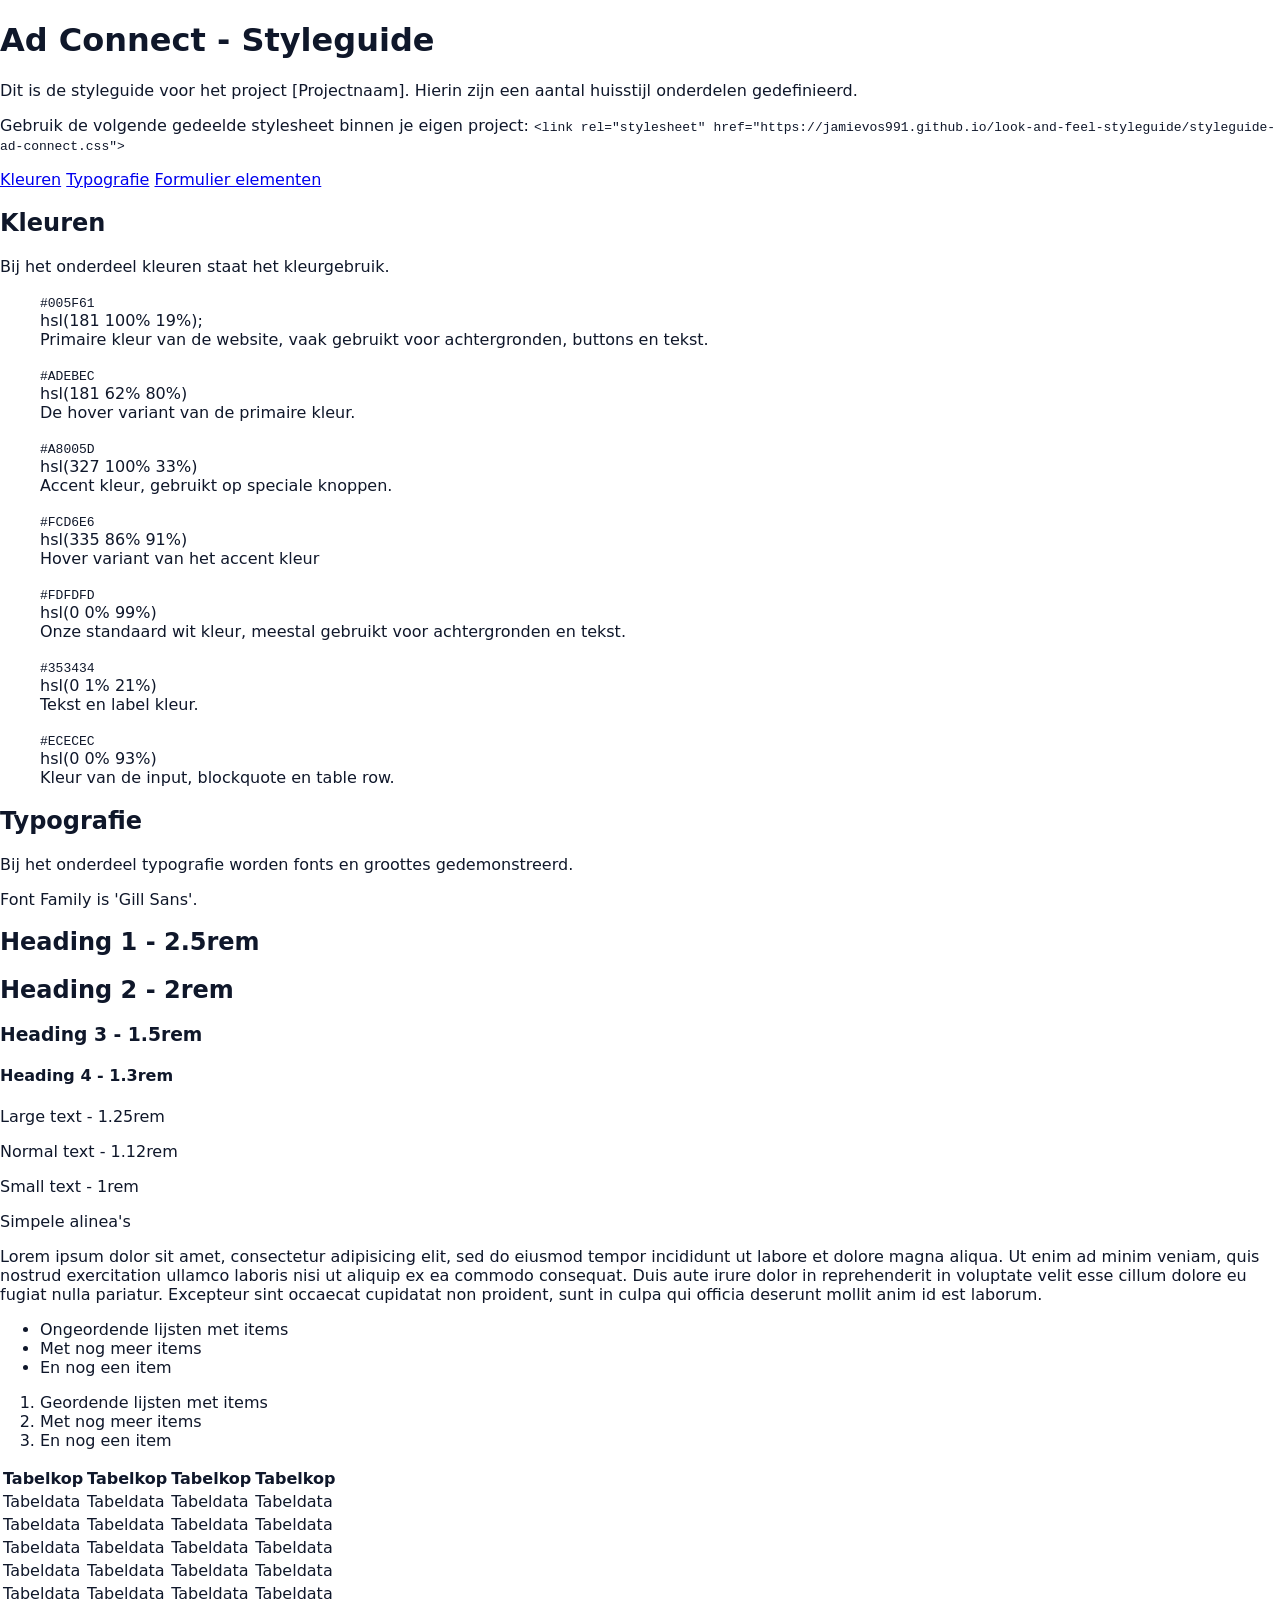
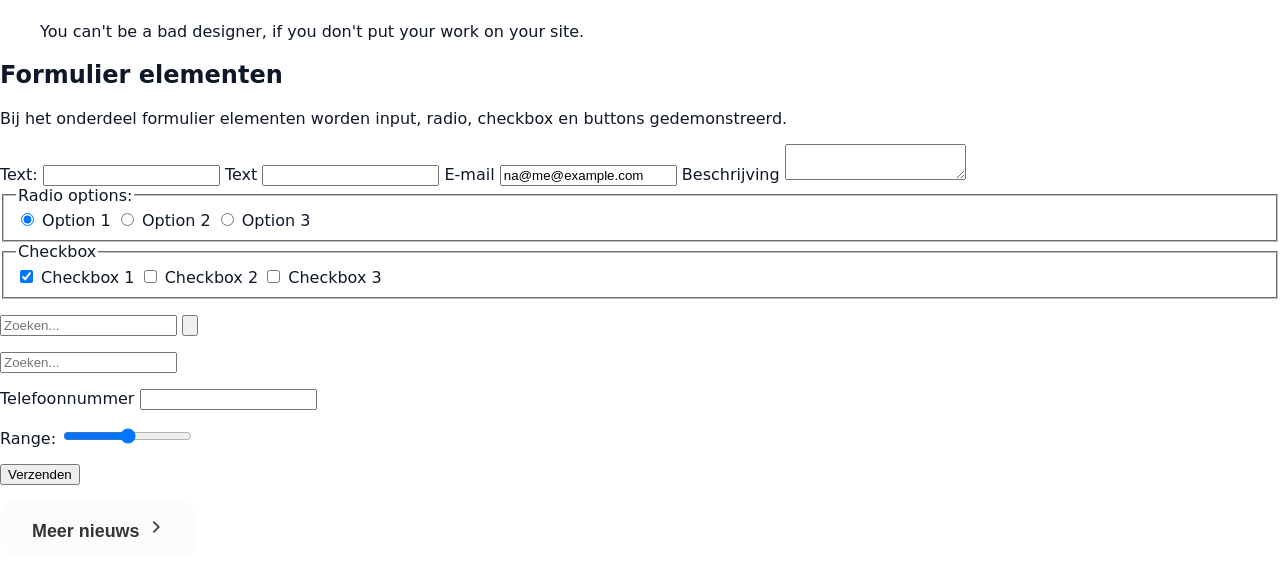
<file: styleguide.html>
<!DOCTYPE html>
<html lang="nl">
  <head>
    <meta charset="utf-8" />
    <meta name="viewport" content="width=device-width, initial-scale=1.0" />
    <title>Ad Connect - Styleguide</title>
    <link rel="stylesheet" href="stylesheet.css">
  </head>
  <body>
    <header>
      <h1>Ad Connect - Styleguide</h1>
      <p>
        Dit is de styleguide voor het project [Projectnaam]. Hierin zijn een
        aantal huisstijl onderdelen gedefinieerd.
      </p>
      <p>
        Gebruik de volgende gedeelde stylesheet binnen je eigen project:
        <!-- Pas deze aan zodra deze repository live staat op GitHub Pages -->
        <code
          >&lt;link rel=&quot;stylesheet&quot;
          href=&quot;https://jamievos991.github.io/look-and-feel-styleguide/styleguide-ad-connect.css&quot;&gt;</code
        >
      </p>
    </header>

    <nav>
      <a href="#kleur">Kleuren</a>
      <a href="#typografie">Typografie</a>
      <a href="#formulieren">Formulier elementen</a>
      <!-- En eventueel meer categorieën en componenten -->
    </nav>

    <section id="kleur">
      <h2>Kleuren</h2>
      <p>Bij het onderdeel kleuren staat het kleurgebruik.</p>

      <figure class="kleurenBox">
        <code class="primary-color">#005F61</code>
        <div>
          <figcaption>hsl(181 100% 19%);</figcaption>
          <figcaption>
            Primaire kleur van de website, vaak gebruikt voor achtergronden,
            buttons en tekst.
          </figcaption>
        </div>
      </figure>
      <figure >
        <code class="primary-lighter-color">#ADEBEC</code>
        <div>
          <figcaption>hsl(181 62% 80%)</figcaption>
          <figcaption>De hover variant van de primaire kleur.</figcaption>
        </div>
      </figure>
      <figure >
        <code class="accent-color">#A8005D</code>
        <div>
          <figcaption>hsl(327 100% 33%)</figcaption>
          <figcaption>Accent kleur, gebruikt op speciale knoppen.</figcaption>
        </div>
      </figure>
      <figure >
        <code class="accent-lighter-color">#FCD6E6</code>
        <div>
          <figcaption>hsl(335 86% 91%)</figcaption>
          <figcaption>Hover variant van het accent kleur</figcaption>
        </div>
      </figure>
      <figure >
        <code class="white-color">#FDFDFD</code>
        <div>
          <figcaption>hsl(0 0% 99%)</figcaption>
          <figcaption>
            Onze standaard wit kleur, meestal gebruikt voor achtergronden en
            tekst.
          </figcaption>
        </div>
      </figure>
      <figure >
        <code class="black-color">#353434</code>
        <div>
          <figcaption>hsl(0 1% 21%)</figcaption>
          <figcaption>Tekst en label kleur.</figcaption>
        </div>
      </figure>
      <figure >
        <code class="background-input-color">#ECECEC</code>
        <figcaption>hsl(0 0% 93%)</figcaption>
        <figcaption>Kleur van de input, blockquote en table row.</figcaption>
      </figure>
    </section>

    <section id="typografie">
      <h2>Typografie</h2>
      <p>
        Bij het onderdeel typografie worden fonts en groottes gedemonstreerd.
      </p>
      <p>Font Family is 'Gill Sans'.</p>

      <h1 class="font-size-heading-l">Heading 1 - 2.5rem</h1>
      <h2 class="font-size-heading-m">Heading 2 - 2rem</h2>
      <h3 class="font-size-heading-s">Heading 3 - 1.5rem</h3>
      <h4 class="font-size-heading-xs">Heading 4 - 1.3rem</h4>
      <p class="font-size-l">Large text - 1.25rem</p>
      <p class="font-size-m">Normal text - 1.12rem</p>
      <p class="font-size-s-">Small text - 1rem</p>

      <p class="">Simpele alinea's</p>
      <p class="font-size-s">
        Lorem ipsum dolor sit amet, consectetur adipisicing elit, sed do eiusmod
        tempor incididunt ut labore et dolore magna aliqua. Ut enim ad minim
        veniam, quis nostrud exercitation ullamco laboris nisi ut aliquip ex ea
        commodo consequat. Duis aute irure dolor in reprehenderit in voluptate
        velit esse cillum dolore eu fugiat nulla pariatur. Excepteur sint
        occaecat cupidatat non proident, sunt in culpa qui officia deserunt
        mollit anim id est laborum.
      </p>

      <ul class="ul_ad">
        <li>Ongeordende lijsten met items</li>
        <li>Met nog meer items</li>
        <li>En nog een item</li>
      </ul>

      <ol class="">
        <li>Geordende lijsten met items</li>
        <li>Met nog meer items</li>
        <li>En nog een item</li>
      </ol>

      <table class="">
        <thead>
          <tr>
            <th>Tabelkop</th>
            <th>Tabelkop</th>
            <th>Tabelkop</th>
            <th>Tabelkop</th>
          </tr>
        </thead>
        <tbody>
          <tr>
            <td>Tabeldata</td>
            <td>Tabeldata</td>
            <td>Tabeldata</td>
            <td>Tabeldata</td>
          </tr>
          <tr>
            <td>Tabeldata</td>
            <td>Tabeldata</td>
            <td>Tabeldata</td>
            <td>Tabeldata</td>
          </tr>
          <tr>
            <td>Tabeldata</td>
            <td>Tabeldata</td>
            <td>Tabeldata</td>
            <td>Tabeldata</td>
          </tr>
          <tr>
            <td>Tabeldata</td>
            <td>Tabeldata</td>
            <td>Tabeldata</td>
            <td>Tabeldata</td>
          </tr>
          <tr>
            <td>Tabeldata</td>
            <td>Tabeldata</td>
            <td>Tabeldata</td>
            <td>Tabeldata</td>
          </tr>
        </tbody>
      </table>

      <blockquote class="">
        <p>
          You can't be a bad designer, if you don't put your work on your site.
        </p>
      </blockquote>
    </section>

    <section id="formulieren">
      <h2>Formulier elementen</h2>
      <p>
        Bij het onderdeel formulier elementen worden input, radio, checkbox en
        buttons gedemonstreerd.
      </p>

      <form class="styleguide-form">
        <label class="">
          Text:
          <input type="text" class="" />
        </label>

        <label class="">
          <span>Text</span>
          <input type="text" required class="" maxlength="10" />
        </label>

        <label class="">
          <span>E-mail</span>
          <input type="email" required value="na@me@example.com" class="" />
        </label>

        <label class="">
          Beschrijving
          <textarea class=""></textarea>
        </label>
        <fieldset>
          <legend class="">Radio options:</legend>

          <label class="">
            <input
              type="radio"
              name="radio-options"
              value="option 1"
              checked
              class=""
            />
            Option 1
          </label>

          <label class="">
            <input
              type="radio"
              name="radio-options"
              value="option 2"
              class=""
            />
            Option 2
          </label>

          <label class="">
            <input
              type="radio"
              name="radio-options"
              value="option 3"
              class=""
            />
            Option 3
          </label>
        </fieldset>

        <fieldset>
          <legend class="">Checkbox</legend>

          <label class="">
            <input type="checkbox" name="checkbox-1" checked class="" />
            Checkbox 1
          </label>

          <label class="">
            <input type="checkbox" name="checkbox-2" class="" />
            Checkbox 2
          </label>

          <label class="">
            <input type="checkbox" name="chekcbox-3" class="" />
            Checkbox 3
          </label>
        </fieldset>

        <p>
          <label class="">
            <input type="search" class="" placeholder="Zoeken..." />
            <button type="submit">
              <svg xmlns="http://www.w3.org/2000/svg" viewBox="0 0 640 640">
                <title>Zoekknop</title>
                <path
                  d="M480 272C480 317.9 465.1 360.3 440 394.7L566.6 521.4C579.1 533.9 579.1 554.2 566.6 566.7C554.1 579.2 533.8 579.2 521.3 566.7L394.7 440C360.3 465.1 317.9 480 272 480C157.1 480 64 386.9 64 272C64 157.1 157.1 64 272 64C386.9 64 480 157.1 480 272zM272 416C351.5 416 416 351.5 416 272C416 192.5 351.5 128 272 128C192.5 128 128 192.5 128 272C128 351.5 192.5 416 272 416z"
                />
              </svg>
            </button>
          </label>
        </p>

        <!-- Tweede zoekbalk -->
        <label aria-label="" class="">
          <input type="search" placeholder="Zoeken...">
        </label>

        <p>
          <label class="">
            Telefoonnummer
            <input type="tel" class="" />
          </label>
        </p>

        <p>
          <label class="">
            Range:
            <input type="range" class="" />
          </label>
        </p>

        <p>
          <input type="submit" value="Verzenden" />
        </p>

        <p>
          <button type="button" class="proef">
            Meer nieuws
            <svg
              width="20"
              height="20"
              viewBox="0 0 24 24"
              fill="none"
              xmlns="http://www.w3.org/2000/svg"
            >
              <path
                d="M10.5858 6.34317L12 4.92896L19.0711 12L12 19.0711L10.5858 17.6569L16.2427 12L10.5858 6.34317Z"
                fill="currentColor"
              />
            </svg>
          </button>
        </p>
      </form>
    </section>

    <!-- En eventueel meer categorieën en componenten -->
  </body>
</html>
</file>
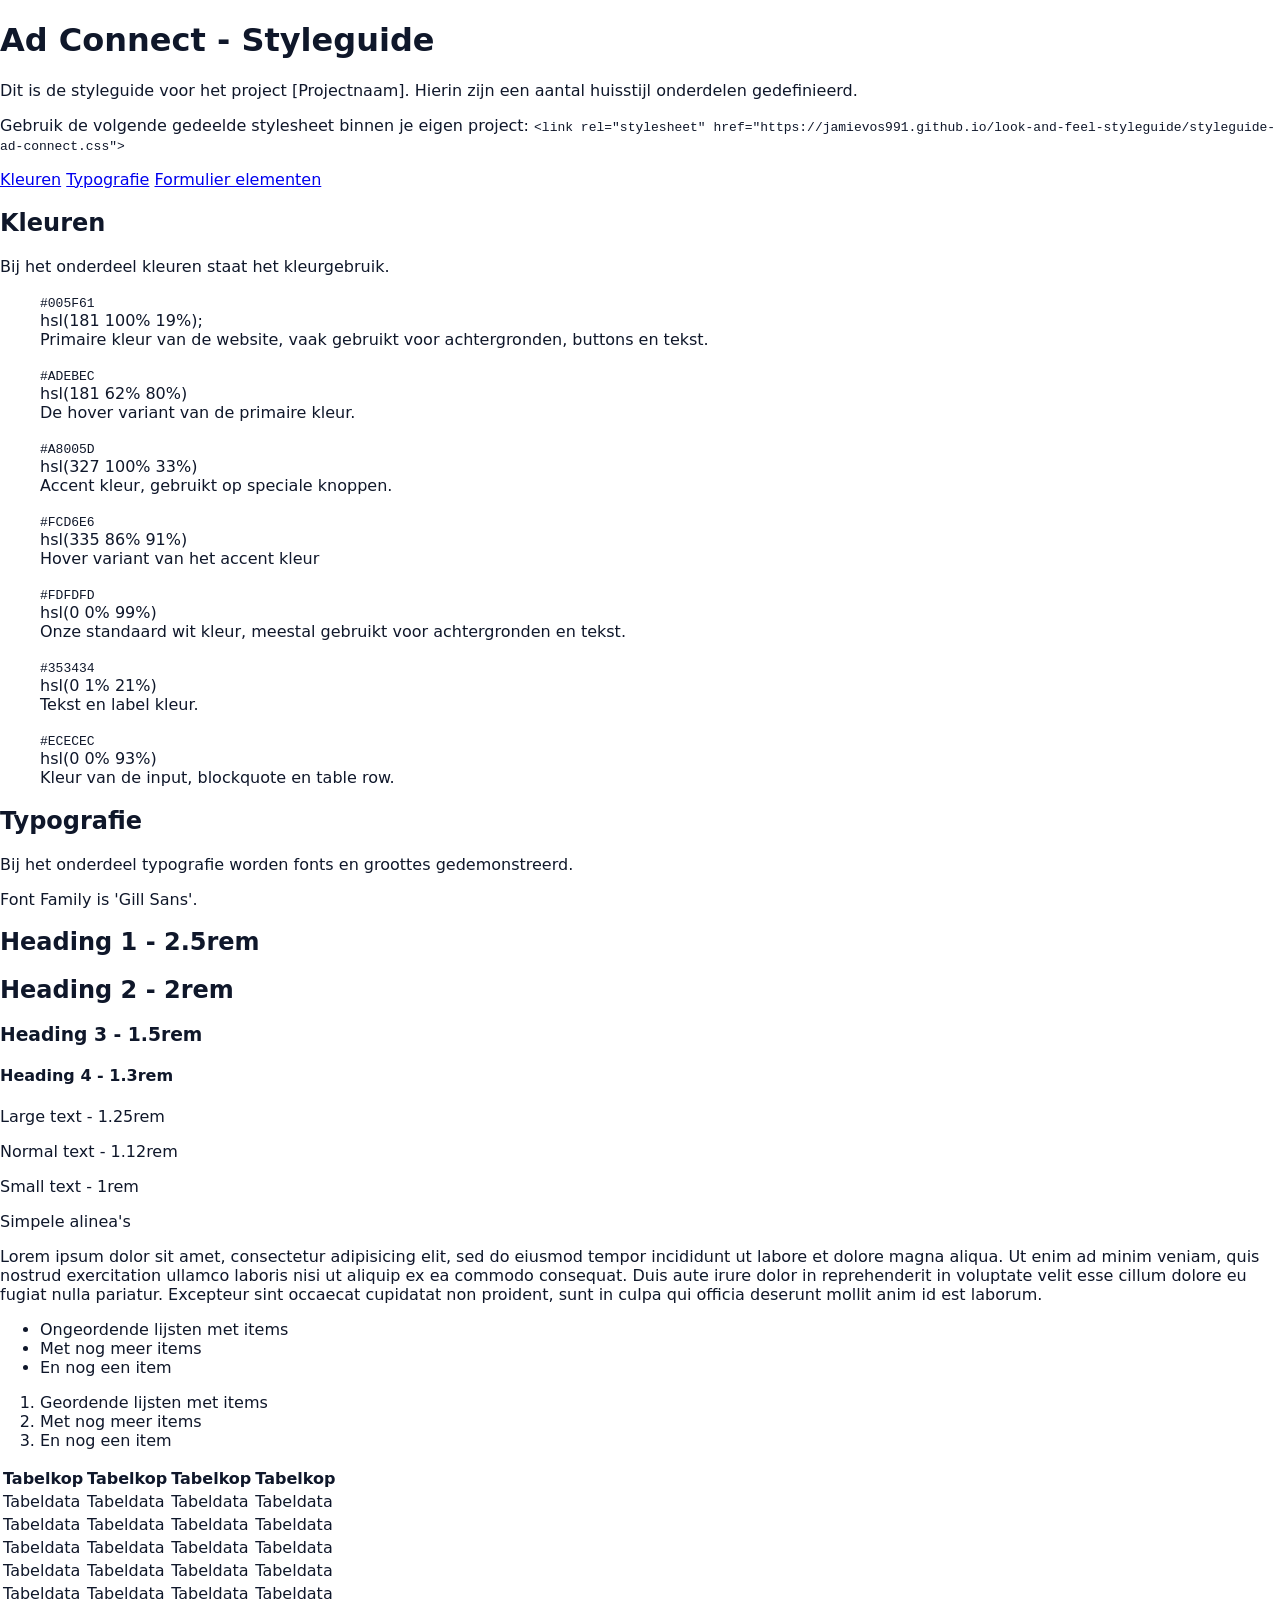
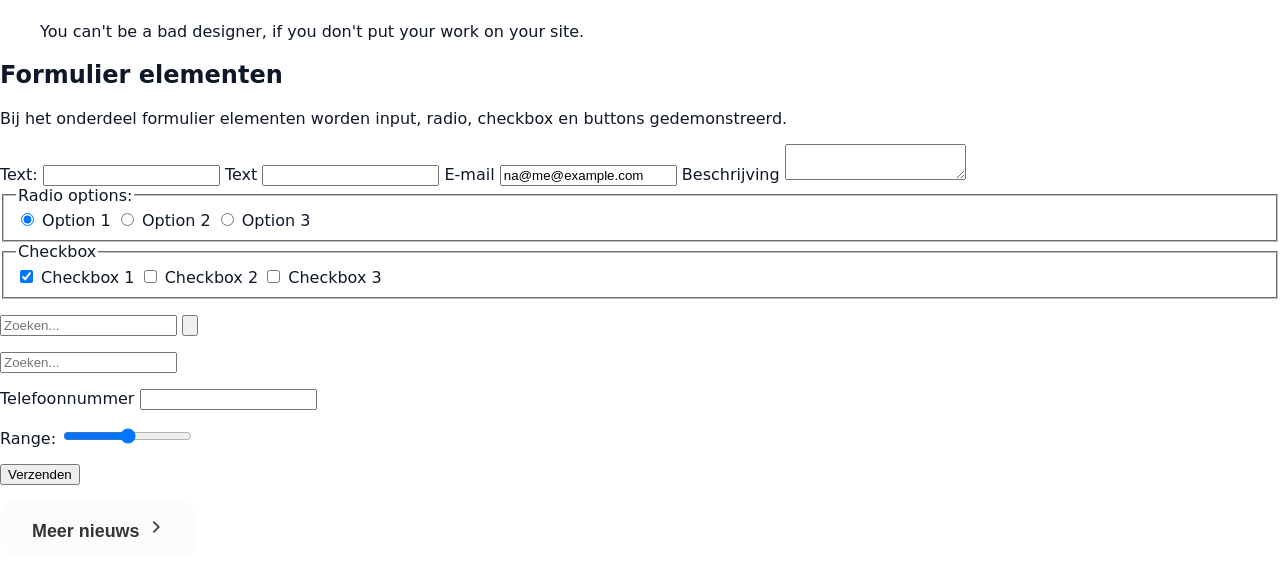
<file: stylesheet.html>
<!DOCTYPE html>
<html lang="nl">
  <head>
    <meta charset="utf-8" />
    <meta name="viewport" content="width=device-width, initial-scale=1.0" />
    <title>Ad Connect - Styleguide</title>
    <link rel="stylesheet" href="styleguide.css">
  </head>
  <body>
    <header>
      <h1>Ad Connect - Styleguide</h1>
      <p>
        Dit is de styleguide voor het project [Projectnaam]. Hierin zijn een
        aantal huisstijl onderdelen gedefinieerd.
      </p>
      <p>
        Gebruik de volgende gedeelde stylesheet binnen je eigen project:
        <!-- Pas deze aan zodra deze repository live staat op GitHub Pages -->
        <code
          >&lt;link rel=&quot;stylesheet&quot;
          href=&quot;https://jamievos991.github.io/look-and-feel-styleguide/styleguide-ad-connect.css&quot;&gt;</code
        >
      </p>
    </header>

    <nav>
      <a href="#kleur">Kleuren</a>
      <a href="#typografie">Typografie</a>
      <a href="#formulieren">Formulier elementen</a>
      <!-- En eventueel meer categorieën en componenten -->
    </nav>

    <section id="kleur">
      <h2>Kleuren</h2>
      <p>Bij het onderdeel kleuren staat het kleurgebruik.</p>

      <figure class="kleurenBox">
        <code class="primary-color">#005F61</code>
        <div>
          <figcaption>hsl(181 100% 19%);</figcaption>
          <figcaption>
            Primaire kleur van de website, vaak gebruikt voor achtergronden,
            buttons en tekst.
          </figcaption>
        </div>
      </figure>
      <figure >
        <code class="primary-lighter-color">#ADEBEC</code>
        <div>
          <figcaption>hsl(181 62% 80%)</figcaption>
          <figcaption>De hover variant van de primaire kleur.</figcaption>
        </div>
      </figure>
      <figure >
        <code class="accent-color">#A8005D</code>
        <div>
          <figcaption>hsl(327 100% 33%)</figcaption>
          <figcaption>Accent kleur, gebruikt op speciale knoppen.</figcaption>
        </div>
      </figure>
      <figure >
        <code class="accent-lighter-color">#FCD6E6</code>
        <div>
          <figcaption>hsl(335 86% 91%)</figcaption>
          <figcaption>Hover variant van het accent kleur</figcaption>
        </div>
      </figure>
      <figure >
        <code class="white-color">#FDFDFD</code>
        <div>
          <figcaption>hsl(0 0% 99%)</figcaption>
          <figcaption>
            Onze standaard wit kleur, meestal gebruikt voor achtergronden en
            tekst.
          </figcaption>
        </div>
      </figure>
      <figure >
        <code class="black-color">#353434</code>
        <div>
          <figcaption>hsl(0 1% 21%)</figcaption>
          <figcaption>Tekst en label kleur.</figcaption>
        </div>
      </figure>
      <figure >
        <code class="background-input-color">#ECECEC</code>
        <figcaption>hsl(0 0% 93%)</figcaption>
        <figcaption>Kleur van de input, blockquote en table row.</figcaption>
      </figure>
    </section>

    <section id="typografie">
      <h2>Typografie</h2>
      <p>
        Bij het onderdeel typografie worden fonts en groottes gedemonstreerd.
      </p>
      <p>Font Family is 'Gill Sans'.</p>

      <h1 class="font-size-heading-l">Heading 1 - 2.5rem</h1>
      <h2 class="font-size-heading-m">Heading 2 - 2rem</h2>
      <h3 class="font-size-heading-s">Heading 3 - 1.5rem</h3>
      <h4 class="font-size-heading-xs">Heading 4 - 1.3rem</h4>
      <p class="font-size-l">Large text - 1.25rem</p>
      <p class="font-size-m">Normal text - 1.12rem</p>
      <p class="font-size-s-">Small text - 1rem</p>

      <p class="">Simpele alinea's</p>
      <p class="font-size-s">
        Lorem ipsum dolor sit amet, consectetur adipisicing elit, sed do eiusmod
        tempor incididunt ut labore et dolore magna aliqua. Ut enim ad minim
        veniam, quis nostrud exercitation ullamco laboris nisi ut aliquip ex ea
        commodo consequat. Duis aute irure dolor in reprehenderit in voluptate
        velit esse cillum dolore eu fugiat nulla pariatur. Excepteur sint
        occaecat cupidatat non proident, sunt in culpa qui officia deserunt
        mollit anim id est laborum.
      </p>

      <ul class="ul_ad">
        <li>Ongeordende lijsten met items</li>
        <li>Met nog meer items</li>
        <li>En nog een item</li>
      </ul>

      <ol class="">
        <li>Geordende lijsten met items</li>
        <li>Met nog meer items</li>
        <li>En nog een item</li>
      </ol>

      <table class="">
        <thead>
          <tr>
            <th>Tabelkop</th>
            <th>Tabelkop</th>
            <th>Tabelkop</th>
            <th>Tabelkop</th>
          </tr>
        </thead>
        <tbody>
          <tr>
            <td>Tabeldata</td>
            <td>Tabeldata</td>
            <td>Tabeldata</td>
            <td>Tabeldata</td>
          </tr>
          <tr>
            <td>Tabeldata</td>
            <td>Tabeldata</td>
            <td>Tabeldata</td>
            <td>Tabeldata</td>
          </tr>
          <tr>
            <td>Tabeldata</td>
            <td>Tabeldata</td>
            <td>Tabeldata</td>
            <td>Tabeldata</td>
          </tr>
          <tr>
            <td>Tabeldata</td>
            <td>Tabeldata</td>
            <td>Tabeldata</td>
            <td>Tabeldata</td>
          </tr>
          <tr>
            <td>Tabeldata</td>
            <td>Tabeldata</td>
            <td>Tabeldata</td>
            <td>Tabeldata</td>
          </tr>
        </tbody>
      </table>

      <blockquote class="">
        <p>
          You can't be a bad designer, if you don't put your work on your site.
        </p>
      </blockquote>
    </section>

    <section id="formulieren">
      <h2>Formulier elementen</h2>
      <p>
        Bij het onderdeel formulier elementen worden input, radio, checkbox en
        buttons gedemonstreerd.
      </p>

      <form class="styleguide-form">
        <label class="">
          Text:
          <input type="text" class="" />
        </label>

        <label class="">
          <span>Text</span>
          <input type="text" required class="" maxlength="10" />
        </label>

        <label class="">
          <span>E-mail</span>
          <input type="email" required value="na@me@example.com" class="" />
        </label>

        <label class="">
          Beschrijving
          <textarea class=""></textarea>
        </label>
        <fieldset>
          <legend class="">Radio options:</legend>

          <label class="">
            <input
              type="radio"
              name="radio-options"
              value="option 1"
              checked
              class=""
            />
            Option 1
          </label>

          <label class="">
            <input
              type="radio"
              name="radio-options"
              value="option 2"
              class=""
            />
            Option 2
          </label>

          <label class="">
            <input
              type="radio"
              name="radio-options"
              value="option 3"
              class=""
            />
            Option 3
          </label>
        </fieldset>

        <fieldset>
          <legend class="">Checkbox</legend>

          <label class="">
            <input type="checkbox" name="checkbox-1" checked class="" />
            Checkbox 1
          </label>

          <label class="">
            <input type="checkbox" name="checkbox-2" class="" />
            Checkbox 2
          </label>

          <label class="">
            <input type="checkbox" name="chekcbox-3" class="" />
            Checkbox 3
          </label>
        </fieldset>

        <p>
          <label class="">
            <input type="search" class="" placeholder="Zoeken..." />
            <button type="submit">
              <svg xmlns="http://www.w3.org/2000/svg" viewBox="0 0 640 640">
                <title>Zoekknop</title>
                <path
                  d="M480 272C480 317.9 465.1 360.3 440 394.7L566.6 521.4C579.1 533.9 579.1 554.2 566.6 566.7C554.1 579.2 533.8 579.2 521.3 566.7L394.7 440C360.3 465.1 317.9 480 272 480C157.1 480 64 386.9 64 272C64 157.1 157.1 64 272 64C386.9 64 480 157.1 480 272zM272 416C351.5 416 416 351.5 416 272C416 192.5 351.5 128 272 128C192.5 128 128 192.5 128 272C128 351.5 192.5 416 272 416z"
                />
              </svg>
            </button>
          </label>
        </p>

        <!-- Tweede zoekbalk -->
        <label aria-label="" class="">
          <input type="search" placeholder="Zoeken...">
        </label>

        <p>
          <label class="">
            Telefoonnummer
            <input type="tel" class="" />
          </label>
        </p>

        <p>
          <label class="">
            Range:
            <input type="range" class="" />
          </label>
        </p>

        <p>
          <input type="submit" value="Verzenden" />
        </p>

        <p>
          <button type="button" class="proef">
            Meer nieuws
            <svg
              width="20"
              height="20"
              viewBox="0 0 24 24"
              fill="none"
              xmlns="http://www.w3.org/2000/svg"
            >
              <path
                d="M10.5858 6.34317L12 4.92896L19.0711 12L12 19.0711L10.5858 17.6569L16.2427 12L10.5858 6.34317Z"
                fill="currentColor"
              />
            </svg>
          </button>
        </p>
      </form>
    </section>

    <!-- En eventueel meer categorieën en componenten -->
  </body>
</html>
</file>
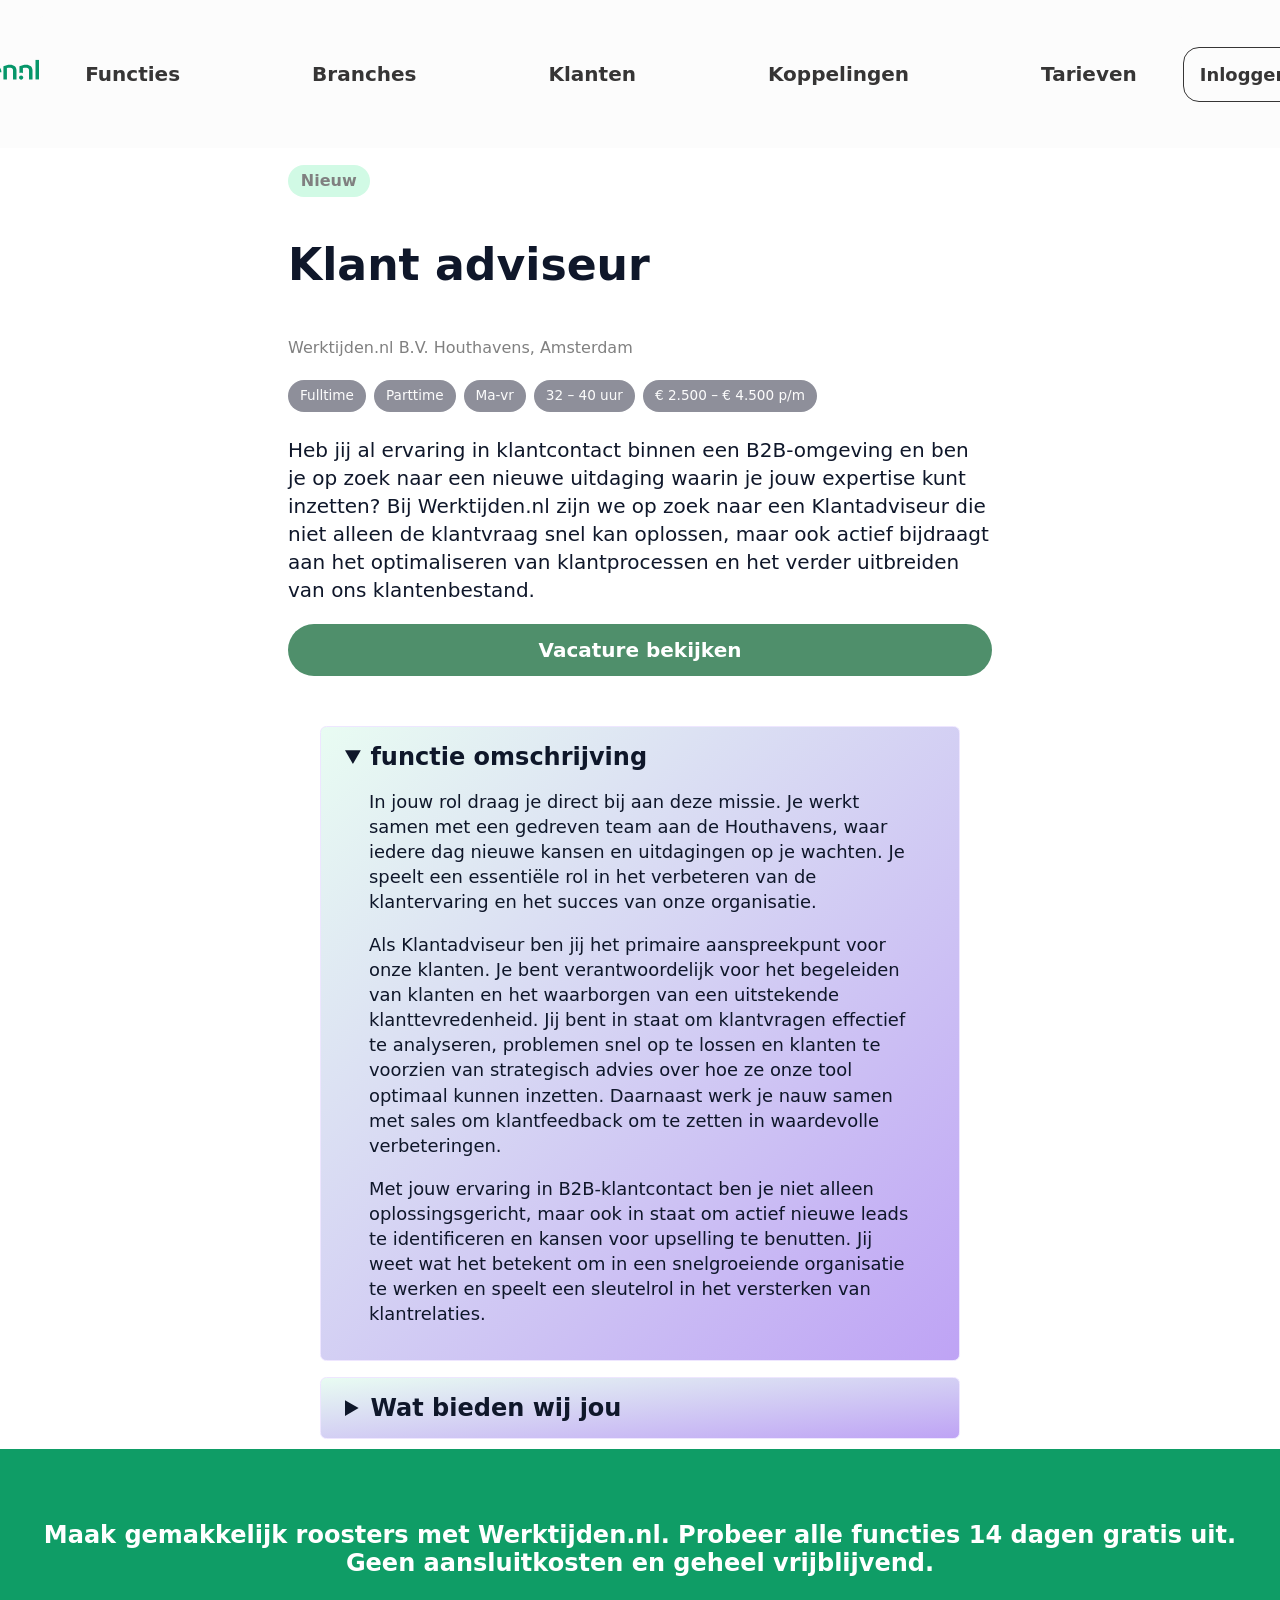
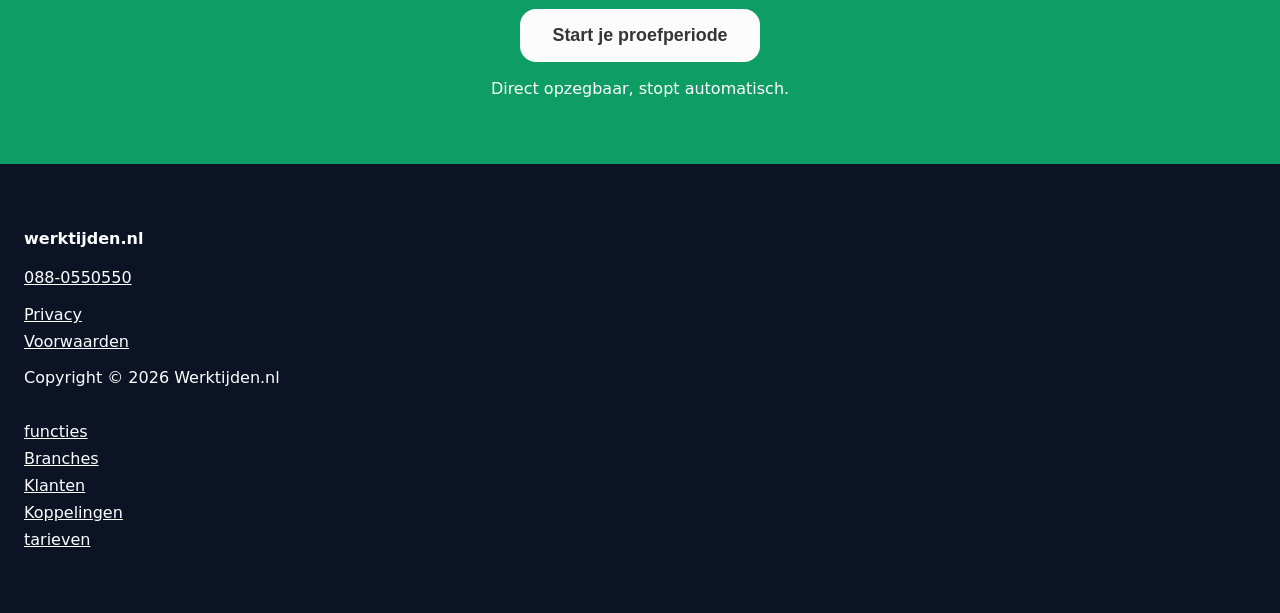
<file: vacature.html>
<!DOCTYPE html>
<html lang="nl">
<head>
  <meta charset="UTF-8" >
  <meta name="viewport" content="width=device-width, initial-scale=1" >
  <link rel="stylesheet" href="stylesheet.css">
  <link rel="stylesheet" href="vacature.css">
  <script defer src="detail.js"></script> 
  <title>Werken bij werktijden.nl</title>
</head>

<body>

<header class="site-header">
    <a href="/" class="logo">
      <img src="assets/werktijden-logo.svg" alt="werktijden.nl logo">
    </a>
    <nav id="Hoofdmenu">
      <ul class="wt-navbar">

        <li class="wt-dropdown">
          <a href="https://werktijden.nl/functies" class="menulink" tabindex="0">Functies</a>

          <ul class="wt-submenu">
            <li>
              <a href="#" class="wt-feature-card">
                <div class="wt-icon">⏱️</div>
                <div class="wt-text">
                  <h3>Personeelsplanning</h3>
                  <p>Overzichtelijk plannen en altijd actueel</p>
                </div>
              </a>
            </li>

            <li>
              <a href="#" class="wt-feature-card">
                <div class="wt-icon">💼</div>
                <div class="wt-text">
                  <h3>Verlofregistratie</h3>
                  <p>Bekijk en beheer verlofaanvragen</p>
                </div>
              </a>
            </li>

            <li>
              <a href="#" class="wt-feature-card">
                <div class="wt-icon">📝</div>
                <div class="wt-text">
                  <h3>Urenregistratie</h3>
                  <p>Registreer uren accuraat en zonder gedoe</p>
                </div>
              </a>
            </li>

            <li>
              <a href="#" class="wt-feature-card">
                <div class="wt-icon">📌</div>
                <div class="wt-text">
                  <h3>Prikklok</h3>
                  <p>Automatisch urenregistratie met makkelijk in / uitklokken</p>
                </div>
              </a>
            </li>

            <li>
              <a href="#" class="wt-feature-card">
                <div class="wt-icon">📅</div>
                <div class="wt-text">
                  <h3>Rooster maken</h3>
                  <p>Eenvoudig een rooster maken</p>
                </div>
              </a>
            </li>

            <li>
              <a href="#" class="wt-feature-card">
                <span class="wt-icon">📱</span>
                <div class="wt-text">
                  <h3>Mobiele app</h3>
                  <p>De mobiele app voor mederwerkers en managers</p>
                </div>
              </a>
            </li>
            <li>
              <a href="#" class="wt-feature-card">
                <span class="wt-icon">📩</span>
                <div class="wt-text">
                  <h3>Evenementen planning</h3>
                  <p>Plan eenvoudig jou evenementen op een plek</p>
                </div>
              </a>
            </li>
            <li>
              <a href="#" class="wt-feature-card">
                <span class="wt-icon">❤️</span>
                <div class="wt-text">
                  <h3>Verzuim registratie</h3>
                  <p>houd verzuim bij zonder gedoe </p>
                </div>
              </a>
            </li>

          </ul>
        </li>

        <li class="wt-dropdown">
          <a href="https://werktijden.nl/branches" class="menulink" tabindex="0">Branches</a>
           <ul class="wt-submenu">
            <li>
              <a href="#" class="wt-feature-card">
                <span class="wt-icon">⏱️</span>
                <div class="wt-text">
                  <h3>Horeca en hospitality</h3>
                  <p>Coordineer afdelingen binnen een restaurant of hotel</p>
                </div>
              </a>
            </li>

            <li>
              <a href="#" class="wt-feature-card">
                <span class="wt-icon">💼</span>
                <div class="wt-text">
                  <h3>Winkel, retail en detailhandel</h3>
                  <p>Beschikbaarheid van je winkel altijd inzichtelijk</p>
                </div>
              </a>
            </li>

            <li>
              <a href="#" class="wt-feature-card">
                <span class="wt-icon">📝</span>
                <div class="wt-text">
                  <h3>Productie</h3>
                  <p>Grip op de urenregistratie van je productiebedrijf</p>
                </div>
              </a>
            </li>

            <li>
              <a href="#" class="wt-feature-card">
                <span class="wt-icon">📌</span>
                <div class="wt-text">
                  <h3>Recreatie</h3>
                  <p>Personeelsplanning voor de recreatiesector</p>
                </div>
              </a>
            </li>

            <li>
              <a href="#" class="wt-feature-card">
                <div class="wt-icon">⏱️</div>
                <div class="wt-text">
                  <h3>Transport en warehousing</h3>
                  <p>Registreer uren van verschillende locaties</p>
                </div>
              </a>
            </li>

            <li>
              <a href="#" class="wt-feature-card">
                <div class="wt-icon">⏱️</div>
                <div class="wt-text">
                  <h3>zorg en gezondheid</h3>
                  <p>Altijd genoeg zorgprofessionals op locatie</p>
                </div>
              </a>
            </li>
            

          </ul>
        </li>
        
        <li><a href="https://werktijden.nl/klanten" tabindex="0">Klanten</a></li>
        <li><a href="https://werktijden.nl/koppelingen" tabindex="0">Koppelingen</a></li>
        <li><a href="https://werktijden.nl/tarieven" tabindex="0">Tarieven</a></li>

      </ul>
    </nav>

    <a class="inlog" type="button" tabindex="0"> Inloggen</a>
    <a href="#" class="gratis" tabindex="0">Probeer gratis</a>

    <button id="menu-button" class="menu-toggle" tabindex="0">☰</button>

    <div id="mobile-nav-box">
      <button id="close-menu" class="close-btn" tabindex="0">✕</button>
      <ul>
        <li><a href="https://werktijden.nl/functies" tabindex="0">Functies</a></li>
        <li><a href="https://werktijden.nl/branches" tabindex="0">Branches</a></li>
        <li><a href="https://werktijden.nl/klanten" tabindex="0">Klanten</a></li>
        <li><a href="https://werktijden.nl/koppelingen" tabindex="0">Koppelingen</a></li>
        <li><a href="https://werktijden.nl/tarieven" tabindex="0">Tarieven</a></li>
        <li><a href="https://werktijden.nl/contact" tabindex="0">Contact </a></li>
      </ul>
    </div>
  </header>

<main>

  <!-- Intro -->

  <section class="intro">
    <span class="badge">Nieuw</span>
      <h1>Klant adviseur</h1>
      <p><span>Werktijden.nl B.V. Houthavens, Amsterdam </span></p>
      <ul class="tags">
                <li>Fulltime</li>
                <li>Parttime</li>
                <li>Ma-vr</li>
                <li>32 – 40 uur</li>
                <li>€ 2.500 – € 4.500 p/m</li>
      </ul>
         <p>
        Heb jij al ervaring in klantcontact binnen een B2B-omgeving en ben je op zoek naar een nieuwe uitdaging waarin je jouw expertise kunt inzetten?
         Bij Werktijden.nl zijn we op zoek naar een Klantadviseur die niet alleen de klantvraag snel kan oplossen,
         maar ook actief bijdraagt aan het optimaliseren van klantprocessen en het verder uitbreiden van ons klantenbestand.
      </p>
      <a href="#" class="cta" tabindex="0">Vacature bekijken</a>
    </section>


     <!-- ==== Verdere informatie ==== -->


     <br>
    <details open>
  <summary> 
    functie omschrijving 
  </summary>
  <div class="detail-content">
    <p>In jouw rol draag je direct bij aan deze missie. Je werkt samen met een gedreven team aan de Houthavens, waar iedere dag nieuwe kansen en uitdagingen op je wachten. Je speelt een essentiële rol in het verbeteren van de klantervaring en het succes van onze organisatie. </p>
    
    <p>Als Klantadviseur ben jij het primaire aanspreekpunt voor onze klanten. Je bent verantwoordelijk voor het begeleiden van klanten en het waarborgen van een uitstekende klanttevredenheid. Jij bent in staat om klantvragen effectief te analyseren, problemen snel op te lossen en klanten te voorzien van strategisch advies over hoe ze onze tool optimaal kunnen inzetten. Daarnaast werk je nauw samen met sales om klantfeedback om te zetten in waardevolle verbeteringen. </p>
    
    <p>Met jouw ervaring in B2B-klantcontact ben je niet alleen oplossingsgericht, maar ook in staat om actief nieuwe leads te identificeren en kansen voor upselling te benutten. Jij weet wat het betekent om in een snelgroeiende organisatie te werken en speelt een sleutelrol in het versterken van klantrelaties. </p>
  </div>
</details>

<details>
  <summary>
    Wat bieden wij jou
  </summary>
  <div class="detail-content">
    <p>In jouw rol draag je direct bij aan deze missie. Je werkt samen met een gedreven team aan de Houthavens, waar iedere dag nieuwe kansen en uitdagingen op je wachten. Je speelt een essentiële rol in het verbeteren van de klantervaring en het succes van onze organisatie. </p>
    
    <p>Als Klantadviseur ben jij het primaire aanspreekpunt voor onze klanten. Je bent verantwoordelijk voor het begeleiden van klanten en het waarborgen van een uitstekende klanttevredenheid. Jij bent in staat om klantvragen effectief te analyseren, problemen snel op te lossen en klanten te voorzien van strategisch advies over hoe ze onze tool optimaal kunnen inzetten. Daarnaast werk je nauw samen met sales om klantfeedback om te zetten in waardevolle verbeteringen. </p>
    
    <p>Met jouw ervaring in B2B-klantcontact ben je niet alleen oplossingsgericht, maar ook in staat om actief nieuwe leads te identificeren en kansen voor upselling te benutten. Jij weet wat het betekent om in een snelgroeiende organisatie te werken en speelt een sleutelrol in het versterken van klantrelaties. </p>
  </div>
</details>


  
  <section class="aanmelding"> 
    <h3>Maak gemakkelijk roosters met Werktijden.nl. 
      Probeer alle functies 14 dagen gratis uit.
       Geen aansluitkosten en geheel vrijblijvend.</h3> 
       <button class="proef" type="button"> Start je proefperiode </button> 
       <p> Direct opzegbaar, stopt automatisch. </p> 
      </section>

  <!-- ==== Footer ==== -->
  <footer> 
   <section aria-label="Bedrijfsinformatie">
    <p> <strong>werktijden.nl</strong> </p> 
      <p> <a href="tel:0880550550">088-0550550</a> </p> 
     <nav aria-label="Footer navigatie"> 
       <ul> 
         <li> <a href="/privacy">Privacy</a> </li> 
          <li> <a href="/voorwaarden">Voorwaarden</a> </li> 
       </ul> 
     </nav> 
          <p> Copyright © 2026 Werktijden.nl </p>
           <ul> <li><a href="/">functies</a></li> 
              <li><a href="Doorstroom.html">Branches</a></li> 
                <li><a href="Lado-en-AD-profielen.html">Klanten</a></li>
                 <li><a href="nieuws.html">Koppelingen</a></li>
                   <li><a href="" >tarieven</a></li> </ul> 
                 </section> 
              
</footer> 
</main>

</body>
</html>
</file>
<file: stylesheet.css>
body {
  margin: 0;
  font-family: var(--font-family);
  color: #0f172a;
}

:root{
/* Colors */
    --primary-color: hsl(142.13, 76.22%, 36.27%);
    --accent-color-urgent: hsl(0, 70%, 35.29%);
    --accent-lighter-color-urgent: hsl(0, 93.33%, 94.12%);
     --accent-color-nieuw: hsl(163.15, 88.12%, 19.8%);
    --accent-lighter-color-nieuw: hsl(149.27, 80.39%, 90%);
    --white-color: hsl(0 0% 99%);
    --black-color: hsl(0 1% 21%);


    /* Line height */
    --line-height-heading: 1.2;
    --line-height-text: 1.4;

    /* Button */
    --button-size: 10px 25px;
    --border-radius: 5px;
    --font-size-button: 0.9rem;

    /* Typographie */
    --font-weight-standard: 400;
    --font-weight-heading: 700;
    --font-family: system-ui, sans-serif;

    --font-size-badge: 0.75rem;
    --font-size-s: 1rem;
    --font-size-m: 1.12rem;
    --font-size-l: 1.25rem;

    --font-size-heading-xs: 1.3rem;
    --font-size-heading-s: 1.5rem;
    --font-size-heading-m: 2rem;
    --font-size-heading-l: 2.5rem;
  }
.Kleur figure:nth-of-type(1) code {
  background-color: var(--primary-color);

   border: 1px var(--black-color);
 
}
  .proef{
  background-color: var(--white-color);
  color: var(--black-color);
  border: none;
  padding: 1rem 2rem;
  border-radius: 1rem;
  font-size: var(--font-size-m);
  font-weight: var(--font-weight-heading);
}

.gratis {
    display: flex;
    text-align: center;
    flex-direction: row;
    align-self:auto ;
    background: var(--primary-color);
    color: white;
    padding: 0.75rem;
    border-radius: 1em;
    font-weight: 600;
    text-decoration-line: none;
   }

    .cta {
  display: block;
  text-align: center;
  background: #4f8f6b;
  color: white;
  padding: 0.75rem;
  border-radius: 999px;
  font-weight: 600;
  text-decoration-line: none;
}

.inlog{
  background-color: var(--white-color);
  color: var(--black-color);
  border: solid;
  border-width: thin;
  display: flex;
  
  
  
  padding: 1rem 1rem;
  border-radius: 1rem;
  font-size: var(--font-size-m);
  font-weight: var(--font-weight-heading);
}

.tags {
  display: flex;
  flex-wrap: wrap;
  gap: 0.5rem;
  list-style: none;
  padding: 0;
  margin: 1rem 0 1.5rem;
}

.tags li {
  background: #e0e3f3;
  padding: 0.4rem 0.75rem;
  border-radius: 999px;
  font-size: 0.85rem;
}

  /* ===== Mega menu ===== */

 /* =========================
   WERKTIJDEN MEGA MENU
   Desktop only
========================= */
  .wt-navbar {
    display: flex;
    gap: 4.5rem;
    list-style: none;
    padding: 0;
    margin: 0;
  }

  .wt-navbar > li {
    position: relative;
  }

  .wt-navbar a {
    padding: 30px 12px;
    display: block;
    font-weight: bold;
    color: var(--black-color);
    text-decoration: none;
  }

  /* ===== Mega menu ===== */

 .wt-submenu{
  position: absolute;
  top: 100%;
  left: 0%;
  width: 100vw;
  max-width: 1200px;
  margin-left: calc(-10vw + 50%);
  background: white;
  padding: 32px 48px;
  
display: grid;
grid-template-columns: repeat(4, 1fr);
grid-template-rows: repeat(2, 1fr);
grid-column-gap: 0px;
grid-row-gap: 0px;
  gap: 24px;

  opacity: 0;
  visibility: hidden;
  pointer-events: none;
  transition: opacity 0.25s ease, transform 0.25s ease;
  transform: translateY(10px);
  z-index: 999;
}

.wt-dropdown:hover .wt-submenu {
  opacity: 1;
  visibility: visible;
  pointer-events: auto;
  transform: translateY(0);
}
  
  .wt-dropdown {
  position: static; /* of gewoon verwijderen */
}

  
  /* ===== Feature cards ===== */

  .wt-feature-card {
    display: flex;
    justify-content: center;
    gap: 10px;
    padding: 1em;
    border-radius: 14px;
    text-decoration: none;
    color: #111;
    transition: background 0.2s ease;
    border-style:thin;
  }

  .wt-feature-card:hover {
    background-color: grey;
  }

  .wt-icon {
    width: 40px;
    height: 40px;
    border-radius: 50%;
    background: #fff;
    display: flex;
    align-items: center;
    justify-content: center;
    box-shadow: 0 1px 4px rgba(0, 0, 0, 0.08);
    font-size: 20px;
  }

  .wt-text h3 {
    margin: 0 0 4px;
    font-size: 16px;
  }

  .wt-text p {
    margin: 0;
    font-size: 14px;
    color: #555;
  }
</file>
<file: detail.css>
/* ===== Base ===== */

* {
  box-sizing: border-box;
}

body {
  margin: 0;
  font-family: system-ui, sans-serif;
  color: #0f172a;
}

h1 span {
  color: var(--primary-color);
}
p {
  justify-content: center;
  line-height: var(--line-height-text);
  line-break: auto;
}

/* ===== Header + Navigatie ===== */

.site-header {
  display: flex;
  position:relative;
  justify-content: space-between;
  align-items: center;
  padding: 1rem;
  top: 0px;
  background-color: var(--white-color);

  @media (min-width: 1024px) {
    width: 100%;
    justify-content: center;
  }
}

#Hoofdmenu {
  background-color: var(--white-color);
  flex-direction: column;
  padding: 1em;
  justify-content: center;
  border-radius: var(--border-radius);
  width: 100%;
  z-index: 10;
  display: none;
  z-index: 1000;

  @media (min-width: 1024px) {
    display: flex;
    flex-direction: column;
    justify-content: space-evenly;
    background: var(--white-color);
    width: 100%;
  }
}

#Hoofdmenu .wt-navbar{
  list-style: none;
  display: flex;
  flex-direction: column;
  display: none;

  @media (min-width: 700px) {
    display: flex;
    flex-direction: row;
    justify-content: left;
    gap: 4.5rem;
  }
}

#Hoofdmenu li {
  list-style: none;
  display: flex;
  justify-content: center;
  position: relative;
}

#Hoofdmenu li a {
  display: block;
  padding: 30px;
}

#Hoofdmenu li a:hover {
  color: var(--primary-color);
}

#Hoofdmenu a {
  text-decoration: none;
  color: var(--black-color);
  font-weight: bold;
  text-align: center;
  padding: 8px 0;
  display: block;
  border-radius: var(--border-radius);
  font-size: var(--font-size-l);
}

#Hoofdmenu a:hover {
  background: var(--white-color) 0.2;
}

#mobile-nav-box {
  margin: 0;
  position: absolute;
  top: 0; /* Off-screen */
  width: 100%;
  height: 100vh;
  background-color: var(--primary-color);
  color: var(--white-color);
  padding: 20px;
  box-shadow: -4px 0 30px rgba(0, 0, 0, 0.4);
  display: none;
  flex-direction: column;
  opacity: 0;
  transition: all 0.5s ease;
  transition-delay: 0.5s;
}

#mobile-nav-box.open {
  /* Slide in */
  opacity: 1;
  right: 0;
  display: flex;
  z-index: 999;

  @media (min-width: 700px) {
    width: 50%;
    opacity: 1;
    right: 0;
    display: flex;
    z-index: 999;
  }
}
.close-btn {
  left: 30%;
  background: none;
  color: var(--white-color);
  border: none;
  font-size: 2.2rem;
  align-self: flex-end;
  cursor: pointer;
  z-index: 9999;

  @media (max-width: 760px) {
    left: 80vw;
  }
}

#mobile-nav-box ul {
  list-style: none;
  padding: 0;
  margin-top: 5px;
  display: flex;
  flex-direction: column;
}

#mobile-nav-box a {
  color: var(--white-color);
  font-size: 1.2rem;
  text-decoration: none;
  font-weight: bold;
}

.menu-toggle {
  display: block;
  background: none;
  border: none;
  font-size: 2rem;
  color: #244363;
  cursor: pointer;

  @media (min-width: 1024px) {
    display: none;
    max-width: 0%;
  }
}

/* ===== Intro ===== */

.intro {
  margin-top: 1px;
  max-width: 70%;
  margin-bottom: 15px;
  font-size: var(--font-size-l);
  justify-content: center;
  line-height: 1.4;
  margin-left: auto;
  margin-right: auto;

  @media (min-width: 768px) {
    max-width: 55%;
  }
}

#intro-h1 {
  @media (min-width: 768px) {
    font-size: clamp(1.8rem, 2.2vw + 1rem, 2.8rem) !important;
    align-self: center;
  }
}

/* ===== Vacatures ===== */

.accordion-wrapper {
  display: flex;
  flex-direction: row;
  gap: 1rem;
  width: min-content;
  margin: 0 auto;
  justify-content: center;
}

details {
  display: flex;
  flex-direction: row;

  background: transparent;
  color: white;

  height: 22rem;
  border-radius: 2rem;
  overflow: hidden;

  position: relative;
  z-index: 1;

  ::marker {
    content: "";
  }
}

summary img {
  position: absolute;
  filter: brightness(50%);
  top: 0;
  left: 0;
  width: 100%;
  height: 100%;
  object-fit: cover;
  z-index: -1;
  transition: filter 0.5s ease;
  background-color: grey;
}

/* Animate the image */
&[open] summary img {
  filter: brightness(50%);
}

summary {
  padding: 1rem 1em;
  width: 3rem;
  flex-shrink: 0; /* Prevent shrinking */

  @media (min-width: 768px) {
    width: 7rem;
  }
}

.vaca {
  display: flex;
  place-content: center;
  aspect-ratio: 1;
  font-size: 20px;
  padding: 0 7em 0 0;
  text-wrap: nowrap;
  transform: rotate(-0.25turn);
  font-weight: var(--font-weight-heading);

  @media (min-width: 768px) {
    padding: 1em 7em 0 0;
  }
}

.vacature-lijst {
  display: flex;
  gap: 3rem;
  list-style: none;
  padding: 1rem;
  margin: 0;
  overflow-x: auto;
  scroll-snap-type: x mandatory;
  scroll-snap-align: center;
  @media (min-width: 768px) {
    overflow: visible;
    justify-content: center;
  }
}

&:focus {
  outline: none;
}

.details-content-wrapper {
  padding: 1.5rem 1em;
  width: 300px;
}

&:hover,
&:has(summary:focus) {
  outline: 3px solid cadetblue;
  outline-offset: 3px;
}

.details-content-wrapper {
  /* We need margin-trim … */
  :first-child {
    margin-top: 0;
  }
  :last-child {
    margin-bottom: 0;
  }

  /* Animate-in the text when open */
  .tags,
  .badge,
  .cta {
    transform: translateY(2rem);
    opacity: 0;
    transition: all 0.5s ease;
    transition-delay: 0.5s;
  }

  [open] & .tags,
  .badge,
  .cta {
    transform: none;
    opacity: 1;
    transition-delay: 0.5s;
  }
}

/* .vacature {
  min-width: 85%;
  scroll-snap-align: center;
   @media (min-width: 768px) {
   min-width: 280px;
  }
}

.kaart {
  background: #f5f6fa;
  border-radius: 1.25rem;
  padding: 1.75rem;
  box-shadow: 0 8px 20px rgba(0,0,0,0.08);
  
} */

/* Badge */
.badge {
  display: inline-block;
  background: var(--accent-lighter-color-nieuw);
  color: var(--accent-color-nieuw);
  padding: 0.3rem 0.8rem;
  border-radius: 999px;
  font-size: var(--font-size-badge);
  font-weight: 600;
}

.badge.urgent {
  background: #fee2e2;
  color: var(--accent-color-urgent);
}

/* Tags */
.tags {
  display: flex;
  flex-wrap: wrap;
  gap: 0.5rem;
  list-style: none;
  padding: 0;
  margin: 1rem 0 1.5rem;
}

.tags li {
  background: #8e8f9a;
  padding: 0.4rem 0.75rem;
  border-radius: 999px;
  font-size: 0.85rem;
}

/* ===== CTA blok ===== */

.verhaal {
  margin-top: 1px;
  max-width: 70%;
  margin-bottom: 15px;
  font-size: var(--font-size-l);
  justify-content: center;
  line-height: 1.4;
  margin-left: auto;
  margin-right: auto;

  @media (min-width: 768px) {
    max-width: 55%;
  }
}
.aanmelding {
  background-color: #0f9d66;
  color: #ffffff;
  padding: 3rem 1.5rem;
  text-align: center;
}

.aanmelding h3 {
  font-size: var(--font-size-heading-s);
  margin-bottom: 2rem;
}

.aanmelding p {
  margin-top: 1rem;
  font-size: var(--font-size-s);
}

/* ===== Footer ===== */

footer {
  background-color: #0b1324;
  color: #ffffff;
  padding: 3rem 1.5rem;
  width: 100%;
}

footer a {
  color: #ffffff;
}

footer nav ul {
  list-style: none;
  padding: 0;
  margin: 1rem 0;
}

footer nav li {
  margin-bottom: 0.5rem;
}

footer > section > ul {
  list-style: none;
  padding: 0;
  margin-top: 2rem;
}

footer > section > ul li {
  margin-bottom: 0.5rem;
}
</file>
<file: vacature.css>
/* ===== Base ===== */

* {
  box-sizing: border-box;
}

body {
  margin: 0;
  font-family: system-ui, sans-serif;
  color: #0f172a;
}

h1 span {
  color: var(--primary-color);
}
p {
  justify-content: center;
  line-height: var(--line-height-text);
  line-break: auto;
}

/* ===== Header + Navigatie ===== */

.site-header {
  display: flex;
  position:relative;
  justify-content: space-between;
  align-items: center;
  padding: 1rem;
  top: 0px;
  background-color: var(--white-color);

  @media (min-width: 1024px) {
    width: 100%;
    justify-content: center;
  }
}

#Hoofdmenu {
  background-color: var(--white-color);
  flex-direction: column;
  padding: 1em;
  justify-content: center;
  border-radius: var(--border-radius);
  width: 100%;
  z-index: 10;
  display: none;
  z-index: 1000;

  @media (min-width: 1024px) {
    display: flex;
    flex-direction: column;
    justify-content: space-evenly;
    background: var(--white-color);
    width: 100%;
  }
}

#Hoofdmenu .wt-navbar{
  list-style: none;
  display: flex;
  flex-direction: column;
  display: none;

  @media (min-width: 700px) {
    display: flex;
    flex-direction: row;
    justify-content: left;
    gap: 4.5rem;
  }
}

#Hoofdmenu li {
  list-style: none;
  display: flex;
  justify-content: center;
  position: relative;
}

#Hoofdmenu li a {
  display: block;
  padding: 30px;
}

#Hoofdmenu li a:hover {
  color: var(--primary-color);
}

#Hoofdmenu a {
  text-decoration: none;
  color: var(--black-color);
  font-weight: bold;
  text-align: center;
  padding: 8px 0;
  display: block;
  border-radius: var(--border-radius);
  font-size: var(--font-size-l);
}

#Hoofdmenu a:hover {
  background: var(--white-color) 0.2;
}

#mobile-nav-box {
  margin: 0;
  position: absolute;
  top: 0; /* Off-screen */
  width: 100%;
  height: 100vh;
  background-color: var(--primary-color);
  color: var(--white-color);
  padding: 20px;
  box-shadow: -4px 0 30px rgba(0, 0, 0, 0.4);
  display: none;
  flex-direction: column;
  opacity: 0;
  transition: all 0.5s ease;
  transition-delay: 0.5s;
}

#mobile-nav-box.open {
  /* Slide in */
  opacity: 1;
  right: 0;
  display: flex;
  z-index: 999;

  @media (min-width: 700px) {
    width: 50%;
    opacity: 1;
    right: 0;
    display: flex;
    z-index: 999;
  }
}
.close-btn {
  left: 30%;
  background: none;
  color: var(--white-color);
  border: none;
  font-size: 2.2rem;
  align-self: flex-end;
  cursor: pointer;
  z-index: 9999;

  @media (max-width: 760px) {
    left: 80vw;
  }
}

#mobile-nav-box ul {
  list-style: none;
  padding: 0;
  margin-top: 5px;
  display: flex;
  flex-direction: column;
}

#mobile-nav-box a {
  color: var(--white-color);
  font-size: 1.2rem;
  text-decoration: none;
  font-weight: bold;
}

.menu-toggle {
  display: block;
  background: none;
  border: none;
  font-size: 2rem;
  color: #244363;
  cursor: pointer;

  @media (min-width: 1024px) {
    display: none;
    max-width: 0%;
  }
}
/* ==== Body ==== */

.badge {
  display: inline-block;
  background: var(--accent-lighter-color-nieuw);
  color: var(--accent-color-nieuw);
  padding: 0.3rem 0.8rem;
  border-radius: 999px;
  font-size: var(--font-size-m);
  font-weight: 600;
  margin-top: 1em;
}

.intro {
  margin-top: 1px;
  max-width: 70%;
  margin-bottom: 15px;
  font-size: var(--font-size-l);
  justify-content: center;
  line-height: 1.4;
  margin-left: auto;
  margin-right: auto;

  @media (min-width: 768px) {
    max-width: 55%;
  }
}

.intro h1 {
  @media (min-width: 768px) {
    font-size: clamp(1.8rem, 2.2vw + 1rem, 2.8rem) !important;
    align-self: center;
  }
}

.intro span{
  font-size: var(--font-size-s);
  color: gray;
  top: 100%;
}

.intro p{
  line-height: var(--line-height-text);
}

.cta:hover{
   transform: translateY(-.5rem);
}


.tags {
  display: flex;
  flex-wrap: wrap;
  gap: 0.5rem;
  list-style: none;
  padding: 0;
  margin: 1rem 0 1.5rem;
}

.tags li {
    color: var(--white-color);
  background: #8e8f9a;
  padding: 0.4rem 0.75rem;
  border-radius: 999px;
  font-size: 0.85rem;
}

details{
  position:relative;
  
  max-inline-size:40rem;
  padding: 1rem;
  margin-block: 1rem 0;
  margin-inline: auto;
  background-image: linear-gradient(to top left, hsl(260deg 80% 80%) 0, hsl(150deg 76% 95%)
  );
    border: 1px solid hsl(260deg 100% 95%);
  border-radius:0.4rem;
  margin-bottom: 10px;
}

summary{
  padding-inline:0.5rem;
  font-size:var(--font-size-heading-s) ;
  font-weight:var(--font-weight-heading);
  cursor:pointer;
}

.detail-content{
  margin-inline: 2rem;
  line-height:1.4;
  display:block;
 
  transition-property:block-size;
  transition-duration: 0.5s;
  transition-behavior: allow-discrete;
 }

details[open] .details-content{
  block-size:auto;
  block-size: calc-size(auto, size);
}

.detail-content p{
 line-height: var(--line-height-text);
 font-size: var(--font-size-m);
}


/* ==== Verhaal ==== */

.verhaal {
  margin-top: 1px;
  max-width: 70%;
  margin-bottom: 15px;
  font-size: var(--font-size-l);
  justify-content: center;
  line-height: 1.4;
  margin-left: auto;
  margin-right: auto;

  @media (min-width: 768px) {
    max-width: 55%;
  }
}
.aanmelding {
  background-color: #0f9d66;
  color: #ffffff;
  padding: 3rem 1.5rem;
  text-align: center;
}

.aanmelding h3 {
  font-size: var(--font-size-heading-s);
  margin-bottom: 2rem;
}

.aanmelding p {
  margin-top: 1rem;
  font-size: var(--font-size-s);
}

/* ==== Footer ==== */
footer {
  background-color: #0b1324;
  color: #ffffff;
  padding: 3rem 1.5rem;
  width: 100%;
}

footer a {
  color: #ffffff;
}

footer nav ul {
  list-style: none;
  padding: 0;
  margin: 1rem 0;
}

footer nav li {
  margin-bottom: 0.5rem;
}

footer > section > ul {
  list-style: none;
  padding: 0;
  margin-top: 2rem;
}

footer > section > ul li {
  margin-bottom: 0.5rem;
}
</file>
<file: sales.css>
/* ===== Base ===== */

* {
  box-sizing: border-box;
}

body {
  margin: 0;
  font-family: system-ui, sans-serif;
  color: #0f172a;
}

h1 span {
  color: var(--primary-color);
}
p {
  justify-content: center;
  line-height: var(--line-height-text);
  line-break: auto;
}

/* ===== Header + Navigatie ===== */

.site-header {
  display: flex;
  position:relative;
  justify-content: space-between;
  align-items: center;
  padding: 1rem;
  top: 0px;
  background-color: var(--white-color);

  @media (min-width: 1024px) {
    width: 100%;
    justify-content: center;
  }
}

#Hoofdmenu {
  background-color: var(--white-color);
  flex-direction: column;
  padding: 1em;
  justify-content: center;
  border-radius: var(--border-radius);
  width: 100%;
  z-index: 10;
  display: none;
  z-index: 1000;

  @media (min-width: 1024px) {
    display: flex;
    flex-direction: column;
    justify-content: space-evenly;
    background: var(--white-color);
    width: 100%;
  }
}

#Hoofdmenu .wt-navbar{
  list-style: none;
  display: flex;
  flex-direction: column;
  display: none;

  @media (min-width: 700px) {
    display: flex;
    flex-direction: row;
    justify-content: left;
    gap: 4.5rem;
  }
}

#Hoofdmenu li {
  list-style: none;
  display: flex;
  justify-content: center;
  position: relative;
}

#Hoofdmenu li a {
  display: block;
  padding: 30px;
}

#Hoofdmenu li a:hover {
  color: var(--primary-color);
}

#Hoofdmenu a {
  text-decoration: none;
  color: var(--black-color);
  font-weight: bold;
  text-align: center;
  padding: 8px 0;
  display: block;
  border-radius: var(--border-radius);
  font-size: var(--font-size-l);
}

#Hoofdmenu a:hover {
  background: var(--white-color) 0.2;
}

#mobile-nav-box {
  margin: 0;
  position: absolute;
  top: 0; /* Off-screen */
  width: 100%;
  height: 100vh;
  background-color: var(--primary-color);
  color: var(--white-color);
  padding: 20px;
  box-shadow: -4px 0 30px rgba(0, 0, 0, 0.4);
  display: none;
  flex-direction: column;
  opacity: 0;
  transition: all 0.5s ease;
  transition-delay: 0.5s;
}

#mobile-nav-box.open {
  /* Slide in */
  opacity: 1;
  right: 0;
  display: flex;
  z-index: 999;

  @media (min-width: 700px) {
    width: 50%;
    opacity: 1;
    right: 0;
    display: flex;
    z-index: 999;
  }
}
.close-btn {
  left: 30%;
  background: none;
  color: var(--white-color);
  border: none;
  font-size: 2.2rem;
  align-self: flex-end;
  cursor: pointer;
  z-index: 9999;

  @media (max-width: 760px) {
    left: 80vw;
  }
}

#mobile-nav-box ul {
  list-style: none;
  padding: 0;
  margin-top: 5px;
  display: flex;
  flex-direction: column;
}

#mobile-nav-box a {
  color: var(--white-color);
  font-size: 1.2rem;
  text-decoration: none;
  font-weight: bold;
}

.menu-toggle {
  display: block;
  background: none;
  border: none;
  font-size: 2rem;
  color: #244363;
  cursor: pointer;

  @media (min-width: 1024px) {
    display: none;
    max-width: 0%;
  }
}
/* ==== Body ==== */

.badge.urgent {
  display: inline-block;
  background: var(--accent-lighter-color-urgent);
  color: var(--accent-color-urgent);
  padding: 0.3rem 0.8rem;
  border-radius: 999px;
  font-size: var(--font-size-badge);
  font-weight: 600;
}
.intro {
  margin-top: 1px;
  max-width: 70%;
  margin-bottom: 15px;
  font-size: var(--font-size-l);
  justify-content: center;
  line-height: 1.4;
  margin-left: auto;
  margin-right: auto;

  @media (min-width: 768px) {
    max-width: 55%;
  }
}

.intro h1 {
  @media (min-width: 768px) {
    font-size: clamp(1.8rem, 2.2vw + 1rem, 2.8rem) !important;
    align-self: center;
  }
}

.intro span{
  font-size: var(--font-size-s);
  color: gray;
  top: 100%;
}

.intro p{
  line-height: var(--line-height-text);
}

.cta:hover{
   transform: translateY(-.5rem);
}


.tags {
  display: flex;
  flex-wrap: wrap;
  gap: 0.5rem;
  list-style: none;
  padding: 0;
  margin: 1rem 0 1.5rem;
}

.tags li {
    color: var(--white-color);
  background: #8e8f9a;
  padding: 0.4rem 0.75rem;
  border-radius: 999px;
  font-size: 0.85rem;
}

details{
  position:relative;
  
  max-inline-size:40rem;
  padding: 1rem;
  margin-block: 1rem 0;
  margin-inline: auto;
  background-image: linear-gradient(to top left, hsl(260deg 80% 80%) 0, hsl(150deg 76% 95%)
  );
    border: 1px solid hsl(260deg 100% 95%);
  border-radius:0.4rem;
  margin-bottom: 10px;
}

summary{
  padding-inline:0.5rem;
  font-size:var(--font-size-heading-s) ;
  font-weight:var(--font-weight-heading);
  cursor:pointer;
}

.detail-content{
  margin-inline: 2rem;
  line-height:1.4;
  display:block;
 
  transition-property:block-size;
  transition-duration: 0.5s;
  transition-behavior: allow-discrete;
 }

details[open] .details-content{
  block-size:auto;
  block-size: calc-size(auto, size);
}

.detail-content p{
 line-height: var(--line-height-text);
 font-size: var(--font-size-m);
}


/* ==== Verhaal ==== */

.verhaal {
  margin-top: 1px;
  max-width: 70%;
  margin-bottom: 15px;
  font-size: var(--font-size-l);
  justify-content: center;
  line-height: 1.4;
  margin-left: auto;
  margin-right: auto;

  @media (min-width: 768px) {
    max-width: 55%;
  }
}
.aanmelding {
  background-color: #0f9d66;
  color: #ffffff;
  padding: 3rem 1.5rem;
  text-align: center;
}

.aanmelding h3 {
  font-size: var(--font-size-heading-s);
  margin-bottom: 2rem;
}

.aanmelding p {
  margin-top: 1rem;
  font-size: var(--font-size-s);
}

/* ==== Footer ==== */
footer {
  background-color: #0b1324;
  color: #ffffff;
  padding: 3rem 1.5rem;
  width: 100%;
}

footer a {
  color: #ffffff;
}

footer nav ul {
  list-style: none;
  padding: 0;
  margin: 1rem 0;
}

footer nav li {
  margin-bottom: 0.5rem;
}

footer > section > ul {
  list-style: none;
  padding: 0;
  margin-top: 2rem;
}

footer > section > ul li {
  margin-bottom: 0.5rem;
}
</file>
<file: styleguide.css>
body {
  margin: 0;
  font-family: var(--font-family);
  color: #0f172a;
}

:root{
/* Colors */
    --primary-color: hsl(142.13, 76.22%, 36.27%);
    --accent-color-urgent: hsl(0, 70%, 35.29%);
    --accent-lighter-color-urgent: hsl(0, 93.33%, 94.12%);
     --accent-color-nieuw: hsl(0, 70%, 35.29%);
    --accent-lighter-color-nieuw: hsl(0, 93.33%, 94.12%);
    --white-color: hsl(0 0% 99%);
    --black-color: hsl(0 1% 21%);


    /* Line height */
    --line-height-heading: 1.2;
    --line-height-text: 1.4;

    /* Button */
    --button-size: 10px 25px;
    --border-radius: 5px;
    --font-size-button: 0.9rem;

    /* Typographie */
    --font-weight-standard: 400;
    --font-weight-heading: 700;
    --font-family: system-ui, sans-serif;

    --font-size-badge: 0.75rem;
    --font-size-s: 1rem;
    --font-size-m: 1.12rem;
    --font-size-l: 1.25rem;

    --font-size-heading-xs: 1.3rem;
    --font-size-heading-s: 1.5rem;
    --font-size-heading-m: 2rem;
    --font-size-heading-l: 2.5rem;
  }
.Kleur figure:nth-of-type(1) code {
  background-color: var(--primary-color);

   border: 1px var(--black-color);
 
}
  .proef{
  background-color: var(--white-color);
  color: var(--black-color);
  border: none;
  padding: 1rem 2rem;
  border-radius: 1rem;
  font-size: var(--font-size-m);
  font-weight: var(--font-weight-heading);
}

.tags {
  display: flex;
  flex-wrap: wrap;
  gap: 0.5rem;
  list-style: none;
  padding: 0;
  margin: 1rem 0 1.5rem;
}

.tags li {
  background: #e0e3f3;
  padding: 0.4rem 0.75rem;
  border-radius: 999px;
  font-size: 0.85rem;
}
</file>
